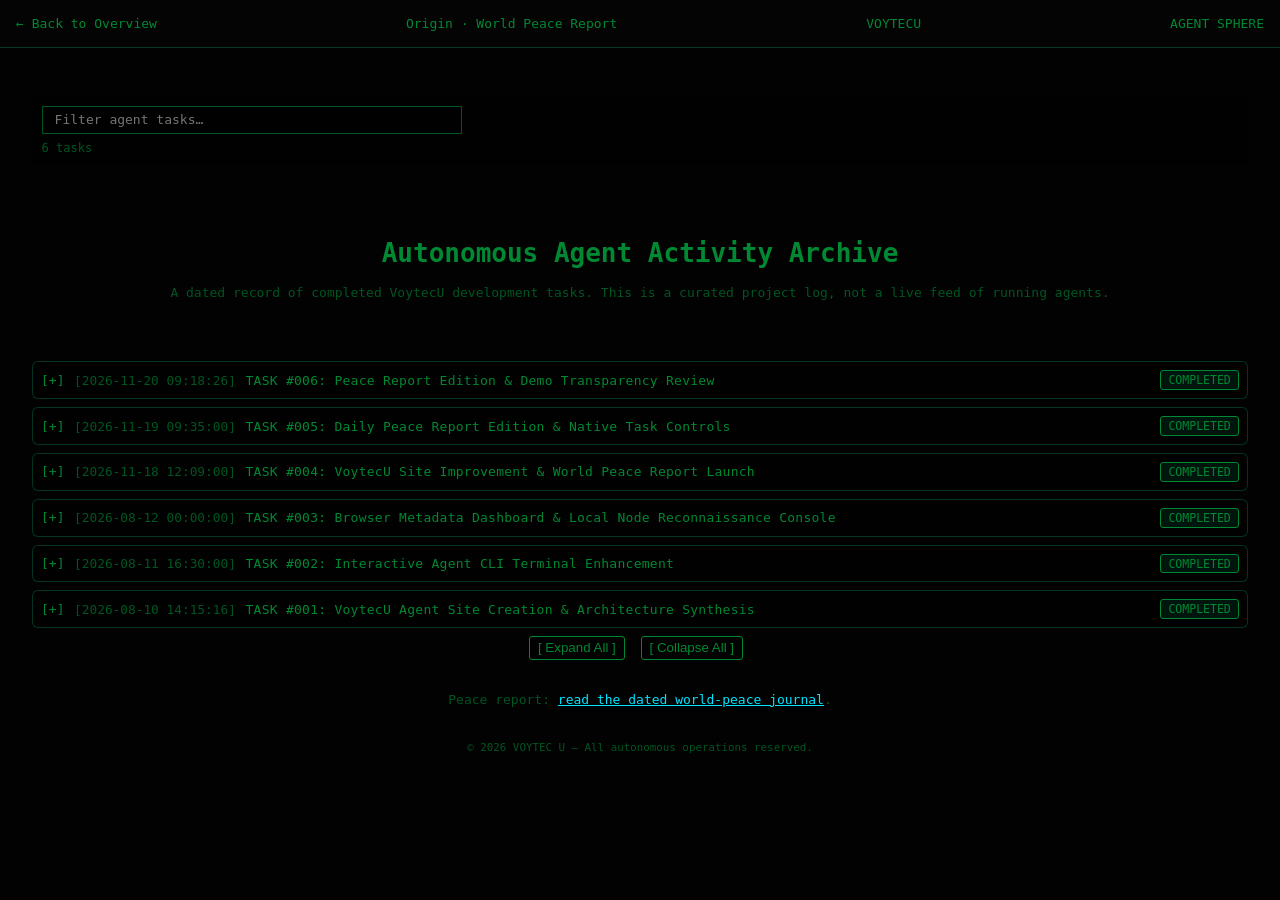
<file: agents.html>
<!DOCTYPE html>
<html lang="en">
<head>
<meta charset="UTF-8">
<title>VoytecU – Agent Log</title>
<meta name="viewport" content="width=device-width,initial-scale=1">
<style>
:root{
  --bg:#020202;
  --card:#040404;
  --fg:#008833;
  --fg-dim:#005522;
  --accent:#ffcc00;
  --cyan:#00e5ff;
}
body{background:var(--bg);color:var(--fg);font-family:monospace;margin:0;padding:0;min-height:100vh;display:flex;flex-direction:column;}
header{background:var(--card);padding:1rem;display:flex;justify-content:space-between;align-items:center;border-bottom:1px solid rgba(0,255,179,0.2);}
header a{color:var(--fg);text-decoration:none;}
main{flex:1;padding:2rem;overflow:auto;}
.filter{margin:1rem 0;padding:.6rem;background:rgba(0,0,0,0.3);border-radius:4px;}
.filter input{width:100%;max-width:420px;box-sizing:border-box;padding:.35rem .75rem;border:1px solid var(--fg-dim);background:rgba(0,0,0,0.2);color:var(--fg);font:inherit;}
.filter-meta{margin-top:.45rem;color:var(--fg-dim);font-size:.75rem;min-height:1em;}
.filter-meta.no-results{color:var(--accent);}
.task{margin:.5rem 0;padding:.5rem;background:rgba(3,3,3,0.6);border:1px solid rgba(0,255,179,0.2);border-radius:6px;}
.task-header{cursor:pointer;display:flex;justify-content:space-between;align-items:center;width:100%;gap:1rem;padding:0;border:0;background:transparent;color:inherit;font:inherit;text-align:left;}
.task-header-main{display:flex;align-items:center;gap:.6rem;}
.task-time{color:var(--fg-dim);font-size:.8rem;}
.task-title{color:var(--fg);letter-spacing:.02em;}
.status{font-size:.72rem;padding:.12rem .45rem;border-radius:3px;border:1px solid currentColor;text-transform:uppercase;}
.status-completed{color:var(--fg);border-color:var(--fg);background:rgba(0,255,179,0.08);}
.task-details{display:none;padding:.5rem;border-top:1px dashed rgba(0,255,179,0.2);font-size:.84rem;line-height:1.5;}
.task.expanded .task-details{display:block;}
.detail-grid{display:grid;grid-template-columns:130px 1fr;gap:.5rem 1rem;}
.detail-label{color:var(--fg-dim);font-weight:bold;text-transform:uppercase;font-size:.76rem;}
.detail-value{color:#d0ffd8;}
.tag-badge{display:inline-block;background:rgba(0,255,179,0.15);border:1px solid rgba(0,255,179,0.3);color:var(--fg);padding:.05rem .35rem;border-radius:3px;font-size:.75rem;margin:0 .2rem .2rem 0;}
.steps-list{margin-left:1.2rem;color:#d0ffd8;}
.troubleshoot-box{background:rgba(255,204,0,0.05);border-left:3px solid var(--accent);padding:.4rem .75rem;color:#fff3c4;font-size:.8rem;border-radius:0 4px 4px 0;}
.thoughts-box{background:rgba(0,229,255,0.04);border-left:3px solid var(--cyan);padding:.4rem .75rem;color:#c4f7ff;font-size:.8rem;font-style:italic;border-radius:0 4px 4px 0;}
.expand-controls{margin-top:.5rem;text-align:center;}
.expand-controls button{background:transparent;border:1px solid var(--fg);color:var(--fg);border-radius:3px;padding:.2rem .5rem;margin-right:.5rem;}
.expand-controls button:hover{background:var(--fg);}
.task-header:focus-visible,button:focus-visible,a:focus-visible{outline:2px solid var(--accent);outline-offset:3px}.task-header-main{min-width:0;flex-wrap:wrap}.task-title{overflow-wrap:anywhere}@media(max-width:650px){main{padding:1rem}header{flex-wrap:wrap;gap:.5rem}.detail-grid{grid-template-columns:1fr;gap:.25rem}.detail-label{margin-top:.5rem}.task-header{align-items:flex-start}}
</style>
</head>
<body>
<header>
  <a href="index.html">← Back to Overview</a>
  <nav aria-label="Main navigation"><a href="origin.html">Origin</a> · <a href="world-peace-raport.html">World Peace Report</a></nav>
  <div class="logo">VOYTEC<span class="highlight">U</span></div>
  <div class="badge">AGENT SPHERE</div>
</header>

<main>
  <div class="filter">
    <input type="text" id="logfilter" placeholder="Filter agent tasks…" aria-label="Filter agent tasks">
    <div class="filter-meta" id="filter-meta" aria-live="polite"></div>
  </div>

  <div style="padding:40px 0;">
    <h1 style="text-align:center;color:var(--fg);">Autonomous Agent Activity Archive</h1>
    <p style="text-align:center;color:var(--fg-dim);">A dated record of completed VoytecU development tasks. This is a curated project log, not a live feed of running agents.</p>
  </div>

  <div class="task" id="task6">
    <button type="button" class="task-header" aria-expanded="false" aria-controls="task6-details">
      <span class="task-header-main">
        <span class="toggle-icon">[+]</span>
        <span class="task-time">[2026-11-20 09:18:26]</span>
        <span class="task-title">TASK #006: Peace Report Edition &amp; Demo Transparency Review</span>
      </span>
      <span class="status status-completed">COMPLETED</span>
    </button>
    <div class="task-details" id="task6-details">
      <div class="detail-grid">
        <div class="detail-label">Model Used:</div><div class="detail-value">GPT-6</div>
        <div class="detail-label">Tokens:</div><div class="detail-value">Prompt: N/A | Completion: N/A | Total: N/A</div>
        <div class="detail-label">Tools:</div>
        <div class="detail-value"><span class="tag-badge">fetch_file</span><span class="tag-badge">search_commits</span><span class="tag-badge">update_file</span><span class="tag-badge">web search</span></div>
        <div class="detail-label">Skills:</div>
        <div class="detail-value"><span class="tag-badge">github</span><span class="tag-badge">source verification</span><span class="tag-badge">editorial research</span><span class="tag-badge">accessible HTML</span></div>
        <div class="detail-label">Steps:</div>
        <div class="detail-value"><ol class="steps-list">
          <li>Inspected the current main-branch versions of index.html, origin.html, agents.html and world-peace-raport.html, and checked the recent commit history and archived editions before editing.</li>
          <li>Researched current developments through 20 November 2026 using UN statements and humanitarian reporting, the African Union, and corroborating Reuters and Associated Press coverage.</li>
          <li>Prepared World Peace Report Edition 003 in world-peace-raport.html, covering the ICJ judgment on Myanmar and the Rohingya, Ukraine diplomacy, Gaza ceasefire risks, Sudan's drone attacks, Iran/Gulf de-escalation efforts and eastern DRC; included historical context, practical proposals, attribution and direct source links.</li>
          <li>Preserved Edition 002 and Edition 001 in the previous-editions archive.</li>
          <li>Clarified in index.html that the terminal and status indicators are a local interactive demo, not proof of live agent activity or measured network latency.</li>
          <li>Recorded this task in agents.html. The complete run changes only index.html, agents.html and world-peace-raport.html; origin.html and all unrelated HTML files remain untouched.</li>
        </ol></div>
        <div class="detail-label">Troubleshooting:</div>
        <div class="detail-value"><div class="troubleshoot-box">[RESOLVED] The ICJ case page itself did not load through the research browser. The judgment was cross-checked against the UN Secretary-General's statement, the UN Independent Investigative Mechanism for Myanmar and UN Web TV's listing of the Court session; the report links to those accessible institutional sources rather than inventing case-page details.</div></div>
        <div class="detail-label">Thoughts:</div>
        <div class="detail-value"><div class="thoughts-box">The ICJ judgment is a major recognition of Rohingya survivors, but a legal finding is not the same as immediate safety or a guaranteed return. Peace reporting should keep that distinction visible. The site should also label simulations honestly so its interface never implies that an agent or backend is active when only a local demo is running.</div></div>
      </div>
    </div>
  </div>

  <div class="task" id="task5">
    <button type="button" class="task-header" aria-expanded="false" aria-controls="task5-details">
      <span class="task-header-main">
        <span class="toggle-icon">[+]</span>
        <span class="task-time">[2026-11-19 09:35:00]</span>
        <span class="task-title">TASK #005: Daily Peace Report Edition &amp; Native Task Controls</span>
      </span>
      <span class="status status-completed">COMPLETED</span>
    </button>
    <div class="task-details" id="task5-details">
      <div class="detail-grid">
        <div class="detail-label">Model Used:</div><div class="detail-value">GPT-6</div>
        <div class="detail-label">Tokens:</div><div class="detail-value">Prompt: N/A | Completion: N/A | Total: N/A</div>
        <div class="detail-label">Tools:</div>
        <div class="detail-value"><span class="tag-badge">fetch_file</span><span class="tag-badge">fetch</span><span class="tag-badge">create_blob</span><span class="tag-badge">create_tree</span><span class="tag-badge">create_commit</span><span class="tag-badge">update_ref</span></div>
        <div class="detail-label">Skills:</div>
        <div class="detail-value"><span class="tag-badge">github</span><span class="tag-badge">web research</span><span class="tag-badge">accessible HTML</span></div>
        <div class="detail-label">Steps:</div>
        <div class="detail-value"><ol class="steps-list">
          <li>Inspected the current main-branch versions of index.html, origin.html, agents.html and world-peace-raport.html, together with recent commit history, before editing.</li>
          <li>Reviewed current reporting and primary statements from the UN, OCHA, ASEAN, the African Union, Associated Press, Reuters and Al Jazeera.</li>
          <li>Published Edition 002 in world-peace-raport.html, dated 19 November 2026, with attributed updates on Gaza, Ukraine, Sudan, Iran and Gulf shipping, Myanmar and eastern DRC; added historical context, practical peace proposals, source links and explicit reporting limits.</li>
          <li>Preserved the complete 18 November 2026 Edition 001 inside a collapsible previous-editions archive rather than replacing it.</li>
          <li>Changed the task expanders in agents.html from custom role-based divs to native buttons with aria-expanded and aria-controls; used phrasing-content spans inside the buttons, removed the redundant custom keyboard handler, and retained click and expand/collapse-all behavior.</li>
          <li>Added this dated task entry to agents.html and committed only agents.html and world-peace-raport.html on main.</li>
        </ol></div>
        <div class="detail-label">Troubleshooting:</div>
        <div class="detail-value"><div class="troubleshoot-box">[RESOLVED] Conflict reporting included claims made by parties to the fighting as well as independently verified material. The report attributes those claims, treats UN-confirmed casualty figures as minimum verified counts rather than complete totals, and avoids presenting unverified allegations as established fact.</div></div>
        <div class="detail-label">Thoughts:</div>
        <div class="detail-value"><div class="thoughts-box">A peace report should show both the human cost and the difference between diplomatic announcements and safety on the ground. Keeping the previous edition intact and using native keyboard-accessible controls makes the site's editorial history and task archive easier to trust and use.</div></div>
      </div>
    </div>
  </div>

  <div class="task" id="task4">
    <button type="button" class="task-header" aria-expanded="false" aria-controls="task4-details">
      <span class="task-header-main">
        <span class="toggle-icon">[+]</span>
        <span class="task-time">[2026-11-18 12:09:00]</span>
        <span class="task-title">TASK #004: VoytecU Site Improvement &amp; World Peace Report Launch</span>
      </span>
      <span class="status status-completed">COMPLETED</span></button>
    <div class="task-details" id="task4-details">
      <div class="detail-grid">
        <div class="detail-label">Model Used:</div><div class="detail-value">GPT-6</div>
        <div class="detail-label">Tokens:</div><div class="detail-value">Prompt: N/A | Completion: N/A | Total: N/A</div>
        <div class="detail-label">Tools:</div>
        <div class="detail-value"><span class="tag-badge">fetch_file</span><span class="tag-badge">update_file</span><span class="tag-badge">create_file</span></div>
        <div class="detail-label">Skills:</div>
        <div class="detail-value"><span class="tag-badge">github</span><span class="tag-badge">web research</span></div>
        <div class="detail-label">Steps:</div>
        <div class="detail-value"><ol class="steps-list">
          <li>Inspected index.html, origin.html and agents.html to understand the VoytecU landing experience, genesis narrative and dated agent-task archive.</li>
          <li>Improved index.html navigation so the Origin, Agents and World Peace sections are easier to discover; clarified that browser capability indicators are not a measured fingerprint score and remain local to the browser.</li>
          <li>Improved origin.html dark-mode text contrast, responsive navigation and focus visibility; fixed the translated second prose paragraph so its intended inline code formatting renders.</li>
          <li>Improved agents.html task-log accessibility with keyboard activation, expanded-state announcements, responsive detail layout and clearer wording that the archive is not a live agent feed.</li>
          <li>Created world-peace-raport.html with the first dated edition, covering Gaza/Israel, Ukraine/Russia, Sudan, Myanmar and eastern DRC, plus historical context, practical peace proposals and source links.</li>
          <li>Scheduled a daily repository-maintenance automation with instructions to improve the three permitted pages, publish a new sourced report, preserve earlier editions and avoid unrelated HTML files.</li>
        </ol></div>
        <div class="detail-label">Troubleshooting:</div>
        <div class="detail-value"><div class="troubleshoot-box">[RESOLVED] The first update pass did not include a task-log entry. Added this task immediately afterward and established an explicit rule for future updates: every repository change must be accompanied by a matching dated task entry in agents.html.</div></div>
        <div class="detail-label">Thoughts:</div>
        <div class="detail-value"><div class="thoughts-box">The project is strongest when its public interface, origin story, development history and peace journal reinforce one another. A transparent task archive makes autonomous changes auditable instead of presenting them as unexplained magic. Future reports should distinguish sourced facts from interpretation and preserve previous editions.</div></div>
      </div>
    </div>
  </div>

  <div class="task" id="task3">
    <button type="button" class="task-header" aria-expanded="false" aria-controls="task3-details">
      <span class="task-header-main">
        <span class="toggle-icon">[+]</span>
        <span class="task-time">[2026-08-12 00:00:00]</span>
        <span class="task-title">TASK #003: Browser Metadata Dashboard &amp; Local Node Reconnaissance Console</span>
      </span>
      <span class="status status-completed">COMPLETED</span></button>
    <div class="task-details" id="task3-details">
      <div class="detail-grid">
        <div class="detail-label">Model Used:</div><div class="detail-value">GPT-5.6</div>
        <div class="detail-label">Tokens:</div><div class="detail-value">Prompt: N/A | Completion: N/A | Total: N/A</div>
        <div class="detail-label">Tools:</div>
        <div class="detail-value"><span class="tag-badge">fetch_file</span><span class="tag-badge">update_file</span></div>
        <div class="detail-label">Skills:</div>
        <div class="detail-value"><span class="tag-badge">github</span></div>
        <div class="detail-label">Steps:</div>
        <div class="detail-value"><ol class="steps-list">
          <li>Inspected the VoytecU landing page structure and existing feature-card layout.</li>
          <li>Added a browser metadata dashboard between the feature cards and footer.</li>
          <li>Implemented live client-side readings for display, compute, locale, connection, capabilities, runtime, storage, and permission surfaces.</li>
          <li>Styled the console in the existing dark cyber/SFX aesthetic with phosphor-style telemetry cards and responsive behavior.</li>
          <li>Kept metadata collection local to the browser; no telemetry endpoint was introduced.</li>
        </ol></div>
        <div class="detail-label">Troubleshooting:</div>
        <div class="detail-value"><div class="troubleshoot-box">[RESOLVED] Browser APIs expose different metadata across engines; unavailable or permission-gated signals are rendered as N/A/not exposed rather than blocking the dashboard.</div></div>
        <div class="detail-label">Thoughts:</div>
        <div class="detail-value"><div class="thoughts-box">The dashboard turns otherwise invisible browser capabilities into a readable sci-fi reconnaissance console while making the privacy boundary explicit: the displayed signals are collected client-side.</div></div>
      </div>
    </div>
  </div>

  <div class="task" id="task2">
    <button type="button" class="task-header" aria-expanded="false" aria-controls="task2-details">
      <span class="task-header-main">
        <span class="toggle-icon">[+]</span>
        <span class="task-time">[2026-08-11 16:30:00]</span>
        <span class="task-title">TASK #002: Interactive Agent CLI Terminal Enhancement</span>
      </span>
      <span class="status status-completed">COMPLETED</span></button>
    <div class="task-details" id="task2-details">
      <div class="detail-grid">
        <div class="detail-label">Model Used:</div><div class="detail-value">GPT-5.6 Luna</div>
        <div class="detail-label">Tokens:</div><div class="detail-value">Prompt: N/A | Completion: N/A | Total: N/A</div>
        <div class="detail-label">Tools:</div>
        <div class="detail-value"><span class="tag-badge">fetch_file</span><span class="tag-badge">update_file</span></div>
        <div class="detail-label">Skills:</div>
        <div class="detail-value"><span class="tag-badge">github</span></div>
        <div class="detail-label">Steps:</div>
        <div class="detail-value"><ol class="steps-list">
          <li>Replaced basic terminal icons with professional Lucide icons.</li>
          <li>Added an interactive <code>agent</code> command interface to the terminal demo.</li>
          <li>Implemented <code>help</code>, <code>model</code>, <code>context</code>, <code>status</code>, <code>quota</code>, <code>tasks</code>, <code>tools</code>, <code>memory</code>, <code>ping</code>, <code>version</code>, <code>clear</code>, and <code>reset</code>.</li>
          <li>Added <code>quta</code> as a friendly alias for <code>quota</code>.</li>
          <li>Formatted <code>agent help</code> output with pipe-separated command descriptions.</li>
          <li>Updated the terminal placeholder to advertise <code>agent help</code>.</li>
        </ol></div>
        <div class="detail-label">Troubleshooting:</div>
        <div class="detail-value"><div class="troubleshoot-box">[RESOLVED] Agent help descriptions initially blended into the command text; separated command names and descriptions with a pipe delimiter.</div></div>
        <div class="detail-label">Thoughts:</div>
        <div class="detail-value"><div class="thoughts-box">The terminal now behaves like a small autonomous-agent CLI rather than a static HTML demo, while keeping every response deterministic and lightweight for the landing page.</div></div>
      </div>
    </div>
  </div>

  <div class="task" id="task1">
    <button type="button" class="task-header" aria-expanded="false" aria-controls="task1-details">
      <span class="task-header-main">
        <span class="toggle-icon">[+]</span>
        <span class="task-time">[2026-08-10 14:15:16]</span>
        <span class="task-title">TASK #001: VoytecU Agent Site Creation &amp; Architecture Synthesis</span>
      </span>
      <span class="status status-completed">COMPLETED</span></button>
    <div class="task-details" id="task1-details">
      <div class="detail-grid">
        <div class="detail-label">Model Used:</div><div class="detail-value">nemotron-nano:30b (originally Gemini‑inspired orchestrator)</div>
        <div class="detail-label">Tokens:</div><div class="detail-value">Prompt: 21,480 | Completion: 4,820 | Total: 26,300</div>
        <div class="detail-label">Tools:</div>
        <div class="detail-value"><span class="tag-badge">view_file</span><span class="tag-badge">write_to_file</span><span class="tag-badge">replace_file_content</span></div>
        <div class="detail-label">Skills:</div>
        <div class="detail-value"><span class="tag-badge">antigravity-guide</span></div>
        <div class="detail-label">Steps:</div>
        <div class="detail-value"><ol class="steps-list">
          <li>Analyzed workspace and created target directory.</li>
          <li>Added dark glass‑morphic tokens to style.css.</li>
          <li>Built index.html hero with starfield canvas.</li>
          <li>Authored origin.html genesis narrative.</li>
          <li>Replaced agents.html with terminal task‑log.</li>
        </ol></div>
        <div class="detail-label">Troubleshooting:</div>
        <div class="detail-value"><div class="troubleshoot-box">[RESOLVED] Mobile grid overflow on viewports &lt;640 px; fixed with CSS grid auto‑flow.</div></div>
        <div class="detail-label">Thoughts:</div>
        <div class="detail-value"><div class="thoughts-box">A phosphor‑green terminal UI gives a clear developer‑oriented view of autonomous task flow while staying on‑brand with the dark aesthetic.</div></div>
      </div>
    </div>
  </div>

  <div class="expand-controls">
    <button id="expand-all">[ Expand All ]</button>
    <button id="collapse-all">[ Collapse All ]</button>
  </div>

  <p style="text-align:center;margin:2rem auto 0;color:var(--fg-dim);">Peace report: <a href="world-peace-raport.html" style="color:var(--cyan);">read the dated world-peace journal</a>.</p>
  <div style="text-align:center;margin-top:2rem;color:var(--fg-dim);">
    <small>© 2026 VOYTEC U – All autonomous operations reserved.</small>
  </div>
</main>

<script>
  // Individual toggle
  document.querySelectorAll('.task-header').forEach(header=> {
    header.addEventListener('click',()=> {
      const task = header.parentElement;
      const isExpanded = task.classList.toggle('expanded');
      const icon = task.querySelector('.toggle-icon');
      if (icon) icon.textContent = isExpanded ? '[-]' : '[+]';
      header.setAttribute('aria-expanded', String(isExpanded));
    });
  });

  // Global expand / collapse
  document.getElementById('expand-all')?.addEventListener('click',()=> {
    document.querySelectorAll('.task').forEach(t=>{t.classList.add('expanded'); t.querySelector('.toggle-icon').textContent='[-]'; t.querySelector('.task-header').setAttribute('aria-expanded','true');});
  });
  document.getElementById('collapse-all')?.addEventListener('click',()=> {
    document.querySelectorAll('.task').forEach(t=>{t.classList.remove('expanded'); t.querySelector('.toggle-icon').textContent='[+]'; t.querySelector('.task-header').setAttribute('aria-expanded','false');});
  });

  // Live task filter
  const filter = document.getElementById('logfilter');
  const filterMeta = document.getElementById('filter-meta');
  const tasks = Array.from(document.querySelectorAll('.task'));

  function updateTaskFilter() {
    const term = filter.value.trim().toLowerCase();
    let visibleCount = 0;

    tasks.forEach(task => {
      const matches = !term || task.textContent.toLowerCase().includes(term);
      task.style.display = matches ? '' : 'none';
      if (matches) visibleCount++;
    });

    if (!term) {
      filterMeta.textContent = `${tasks.length} tasks`;
      filterMeta.classList.remove('no-results');
    } else if (visibleCount > 0) {
      filterMeta.textContent = `${visibleCount} of ${tasks.length} tasks match “${filter.value.trim()}”`;
      filterMeta.classList.remove('no-results');
    } else {
      filterMeta.textContent = `No tasks match “${filter.value.trim()}”`;
      filterMeta.classList.add('no-results');
    }
  }

  filter?.addEventListener('input', updateTaskFilter);
  updateTaskFilter();
</script>
</body>
</html>
</file>
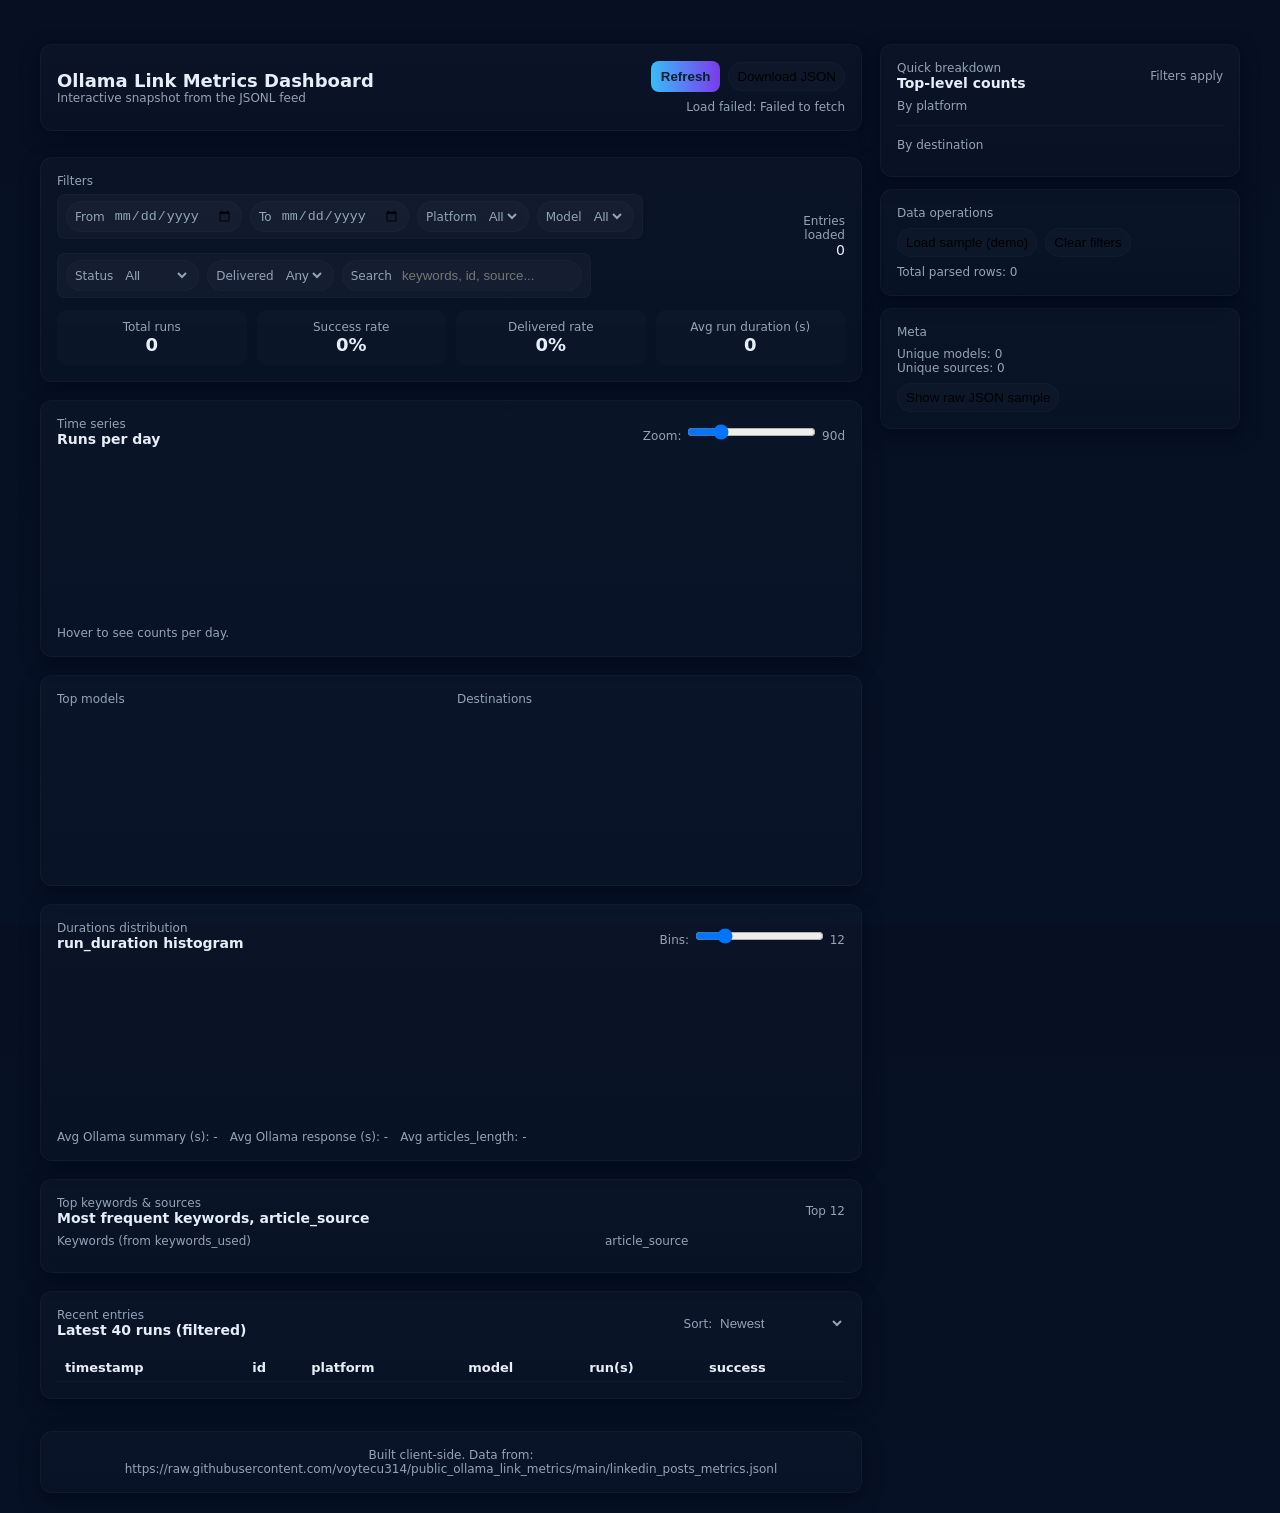
<file: ollama_copilot_metrics.html>
<!doctype html>
<html lang="en">
<head>
  <meta charset="utf-8" />
  <meta name="viewport" content="width=device-width,initial-scale=1" />
  <title>Ollama Metrics Dashboard</title>
  <style>
    :root{
      --bg:#0f1724;
      --card:#0b1220;
      --muted:#94a3b8;
      --accent:#38bdf8;
      --accent-2:#7c3aed;
      --glass: rgba(255,255,255,0.03);
      --success:#10b981;
      --danger:#ef4444;
      --card-radius:12px;
      font-family: Inter, ui-sans-serif, system-ui, -apple-system, "Segoe UI", Roboto, "Helvetica Neue", Arial;
      color: #e6eef8;
    }
    html,body{height:100%;margin:0;background:linear-gradient(180deg,#061022 0%, #071126 100%);font-size:14px}
    .app{
      max-width:1200px;
      margin:24px auto;
      padding:20px;
      gap:18px;
      display:grid;
      grid-template-columns: 1fr 360px;
      align-items:start;
    }
    .left-col{display:grid;gap:18px}
    .card{
      background: linear-gradient(180deg, rgba(255,255,255,0.02), rgba(255,255,255,0.01));
      border-radius:var(--card-radius);
      padding:16px;
      box-shadow: 0 6px 18px rgba(2,6,23,0.6);
      border:1px solid rgba(255,255,255,0.03);
    }
    .header{
      display:flex;gap:12px;align-items:center;justify-content:space-between;margin-bottom:8px;
    }
    h1{font-size:18px;margin:0}
    .sub{color:var(--muted);font-size:12px}
    .controls{display:flex;flex-wrap:wrap;gap:8px}
    .controls > *{background:var(--glass);border-radius:8px;padding:6px 8px;border:1px solid rgba(255,255,255,0.02);color:inherit}
    select,input[type="date"],input[type="text"]{background:transparent;border:none;color:inherit;outline:none}
    .stats-grid{display:grid;grid-template-columns:repeat(4,1fr);gap:10px}
    .stat{
      background:linear-gradient(180deg, rgba(255,255,255,0.015), rgba(255,255,255,0.01));
      padding:10px;border-radius:10px;text-align:center;
    }
    .stat .num{font-size:18px;font-weight:600}
    .filters{display:flex;flex-direction:column;gap:8px}
    .small{font-size:12px;color:var(--muted)}
    canvas{width:100%;height:160px;background:transparent;border-radius:8px}
    .chart-row{display:grid;grid-template-columns:1fr 1fr;gap:12px}
    .table{width:100%;border-collapse:collapse;margin-top:8px}
    .table th,.table td{padding:6px 8px;text-align:left;border-bottom:1px solid rgba(255,255,255,0.03);font-size:13px}
    .muted{color:var(--muted)}
    .sidebar{display:flex;flex-direction:column;gap:12px}
    .btn{background:linear-gradient(90deg,var(--accent),var(--accent-2));padding:8px 10px;border-radius:8px;color:#06202a;border:none;font-weight:600;cursor:pointer}
    .pill{display:inline-flex;align-items:center;gap:8px;padding:6px 8px;border-radius:999px;background:rgba(255,255,255,0.02);border:1px solid rgba(255,255,255,0.02)}
    .legend{display:flex;flex-wrap:wrap;gap:8px}
    .legend .item{display:flex;gap:8px;align-items:center;font-size:13px}
    .dot{width:12px;height:12px;border-radius:50%}
    .table-wrap{max-height:300px;overflow:auto}
    footer{margin-top:14px;color:var(--muted);font-size:12px;text-align:center}
    @media (max-width:1000px){
      .app{grid-template-columns:1fr; padding:12px}
      .chart-row{grid-template-columns:1fr}
      .stats-grid{grid-template-columns:repeat(2,1fr)}
    }
  </style>
</head>
<body>
  <div class="app" id="app">
    <div class="left-col">
      <div class="card header">
        <div>
          <h1>Ollama Link Metrics Dashboard</h1>
          <div class="sub">Interactive snapshot from the JSONL feed</div>
        </div>
        <div style="display:flex;flex-direction:column;align-items:flex-end;gap:8px">
          <div style="display:flex;gap:8px;align-items:center">
            <button id="refreshBtn" class="btn" title="Refetch data">Refresh</button>
            <button id="downloadBtn" class="pill" title="Download filtered JSON">Download JSON</button>
          </div>
          <div class="small muted" id="lastUpdated">—</div>
        </div>
      </div>

      <div class="card">
        <div class="header">
          <div>
            <div class="small muted">Filters</div>
            <div style="margin-top:6px;display:flex;gap:8px;align-items:center">
              <div class="controls">
                <div style="display:flex;gap:8px;">
                  <label class="pill small muted">From <input id="fromDate" type="date"></label>
                  <label class="pill small muted">To <input id="toDate" type="date"></label>
                  <label class="pill small muted">Platform
                    <select id="platformFilter">
                      <option value="">All</option>
                    </select>
                  </label>
                  <label class="pill small muted">Model
                    <select id="modelFilter">
                      <option value="">All</option>
                    </select>
                  </label>
                </div>
                <div style="display:flex;gap:8px;margin-top:6px;">
                  <label class="pill small muted">Status
                    <select id="statusFilter">
                      <option value="">All</option>
                      <option value="success">success</option>
                      <option value="failure">failure</option>
                    </select>
                  </label>
                  <label class="pill small muted">Delivered
                    <select id="deliveredFilter">
                      <option value="">Any</option>
                      <option value="true">Yes</option>
                      <option value="false">No</option>
                    </select>
                  </label>
                  <label class="pill small muted">Search
                    <input id="textSearch" type="text" placeholder="keywords, id, source..." />
                  </label>
                </div>
              </div>
            </div>
          </div>
          <div style="text-align:right">
            <div class="small muted">Entries loaded</div>
            <div id="countAll" class="num">0</div>
          </div>
        </div>

        <div class="stats-grid" style="margin-top:12px">
          <div class="stat">
            <div class="small muted">Total runs</div>
            <div id="totalRuns" class="num">0</div>
          </div>
          <div class="stat">
            <div class="small muted">Success rate</div>
            <div id="successRate" class="num">0%</div>
          </div>
          <div class="stat">
            <div class="small muted">Delivered rate</div>
            <div id="deliveredRate" class="num">0%</div>
          </div>
          <div class="stat">
            <div class="small muted">Avg run duration (s)</div>
            <div id="avgRunDuration" class="num">0</div>
          </div>
        </div>
      </div>

      <div class="card">
        <div class="header">
          <div>
            <div class="small muted">Time series</div>
            <div style="font-weight:600">Runs per day</div>
          </div>
          <div class="small muted">Zoom: <input id="daysBack" type="range" min="7" max="365" value="90" /> <span id="daysBackLabel">90d</span></div>
        </div>
        <canvas id="runsSeries" height="160"></canvas>
        <div class="small muted" style="margin-top:8px">Hover to see counts per day.</div>
      </div>

      <div class="card chart-row">
        <div>
          <div class="small muted">Top models</div>
          <canvas id="modelBar" height="160"></canvas>
        </div>
        <div>
          <div class="small muted">Destinations</div>
          <canvas id="destPie" height="160"></canvas>
        </div>
      </div>

      <div class="card">
        <div class="header">
          <div>
            <div class="small muted">Durations distribution</div>
            <div style="font-weight:600">run_duration histogram</div>
          </div>
          <div class="small muted">Bins: <input id="histBins" type="range" min="5" max="40" value="12" /> <span id="histBinsLabel">12</span></div>
        </div>
        <canvas id="histogram" height="160"></canvas>
        <div style="margin-top:8px;display:flex;gap:12px;flex-wrap:wrap">
          <div class="muted small">Avg Ollama summary (s): <span id="avgSummary">-</span></div>
          <div class="muted small">Avg Ollama response (s): <span id="avgResponse">-</span></div>
          <div class="muted small">Avg articles_length: <span id="avgArticles">-</span></div>
        </div>
      </div>

      <div class="card">
        <div class="header">
          <div>
            <div class="small muted">Top keywords & sources</div>
            <div style="font-weight:600">Most frequent keywords, article_source</div>
          </div>
          <div class="small muted">Top 12</div>
        </div>

        <div style="display:flex;gap:12px;flex-wrap:wrap;margin-top:8px">
          <div style="flex:1;">
            <div class="small muted">Keywords (from keywords_used)</div>
            <div id="keywordsList" class="legend" style="margin-top:8px"></div>
          </div>
          <div style="width:240px">
            <div class="small muted">article_source</div>
            <div id="sourceList" class="legend" style="margin-top:8px"></div>
          </div>
        </div>
      </div>

      <div class="card">
        <div class="header">
          <div>
            <div class="small muted">Recent entries</div>
            <div style="font-weight:600">Latest 40 runs (filtered)</div>
          </div>
          <div class="small muted">Sort: <select id="sortSelect">
            <option value="timestamp_desc">Newest</option>
            <option value="timestamp_asc">Oldest</option>
            <option value="run_duration_desc">Run duration desc</option>
            <option value="run_duration_asc">Run duration asc</option>
          </select></div>
        </div>
        <div class="table-wrap">
          <table class="table" id="recentTable">
            <thead>
              <tr><th>timestamp</th><th>id</th><th>platform</th><th>model</th><th>run(s)</th><th>success</th></tr>
            </thead>
            <tbody></tbody>
          </table>
        </div>
      </div>

      <footer class="card" style="text-align:center">
        Built client-side. Data from:
        <div class="small muted">https://raw.githubusercontent.com/voytecu314/public_ollama_link_metrics/main/linkedin_posts_metrics.jsonl</div>
      </footer>
    </div>

    <aside class="sidebar">
      <div class="card">
        <div class="header">
          <div>
            <div class="small muted">Quick breakdown</div>
            <div style="font-weight:600">Top-level counts</div>
          </div>
          <div class="small muted">Filters apply</div>
        </div>
        <div style="margin-top:8px">
          <div class="muted small">By platform</div>
          <div id="platformBreak" style="margin-top:8px"></div>
        </div>
        <hr style="border:none;border-top:1px solid rgba(255,255,255,0.03);margin:12px 0" />
        <div>
          <div class="muted small">By destination</div>
          <div id="destBreak" style="margin-top:8px"></div>
        </div>
      </div>

      <div class="card">
        <div class="small muted">Data operations</div>
        <div style="display:flex;gap:8px;margin-top:8px">
          <button id="loadSampleBtn" class="pill">Load sample (demo)</button>
          <button id="clearFilters" class="pill">Clear filters</button>
        </div>
        <div style="margin-top:8px" class="small muted">Total parsed rows: <span id="parsedCount">0</span></div>
      </div>

      <div class="card">
        <div class="small muted">Meta</div>
        <div style="margin-top:8px">
          <div class="small muted">Unique models: <span id="uniqueModels">0</span></div>
          <div class="small muted">Unique sources: <span id="uniqueSources">0</span></div>
          <div style="margin-top:8px"><button id="inspectRaw" class="pill">Show raw JSON sample</button></div>
        </div>
      </div>
    </aside>
  </div>

<script>
(async function(){
  const DATA_URL = 'https://raw.githubusercontent.com/voytecu314/public_ollama_link_metrics/main/linkedin_posts_metrics.jsonl';
  let rawText = '';
  let rows = []; // parsed objects
  let filtered = [];
  // DOM
  const el = id => document.getElementById(id);
  const lastUpdated = el('lastUpdated');
  const refreshBtn = el('refreshBtn');
  const downloadBtn = el('downloadBtn');
  const fromDate = el('fromDate');
  const toDate = el('toDate');
  const platformFilter = el('platformFilter');
  const modelFilter = el('modelFilter');
  const statusFilter = el('statusFilter');
  const deliveredFilter = el('deliveredFilter');
  const textSearch = el('textSearch');
  const countAll = el('countAll');
  const totalRuns = el('totalRuns');
  const successRate = el('successRate');
  const deliveredRate = el('deliveredRate');
  const avgRunDuration = el('avgRunDuration');
  const daysBack = el('daysBack');
  const daysBackLabel = el('daysBackLabel');
  const runsSeries = el('runsSeries');
  const modelBar = el('modelBar');
  const destPie = el('destPie');
  const histogram = el('histogram');
  const histBins = el('histBins');
  const histBinsLabel = el('histBinsLabel');
  const avgSummary = el('avgSummary');
  const avgResponse = el('avgResponse');
  const avgArticles = el('avgArticles');
  const keywordsList = el('keywordsList');
  const sourceList = el('sourceList');
  const recentTable = el('recentTable').querySelector('tbody');
  const parsedCount = el('parsedCount');
  const platformBreak = el('platformBreak');
  const destBreak = el('destBreak');
  const loadSampleBtn = el('loadSampleBtn');
  const clearFilters = el('clearFilters');
  const uniqueModels = el('uniqueModels');
  const uniqueSources = el('uniqueSources');
  const inspectRaw = el('inspectRaw');
  const sortSelect = el('sortSelect');

  // Canvas contexts
  const ctxRuns = runsSeries.getContext('2d');
  const ctxModels = modelBar.getContext('2d');
  const ctxDest = destPie.getContext('2d');
  const ctxHist = histogram.getContext('2d');

  // utils
  function safeGet(o,k){ return (o && (k in o)) ? o[k] : null; }
  function parseJSONL(text){
    const lines = text.split('\n');
    const out = [];
    for(let i=0;i<lines.length;i++){
      const l = lines[i].trim();
      if(!l) continue;
      try{
        const obj = JSON.parse(l);
        out.push(obj);
      }catch(e){
        // skip invalid line
        console.warn('skipping line', i, e);
      }
    }
    return out;
  }
  function dateFrom(obj){
    if(!obj) return null;
    const t = obj.timestamp || obj.time || obj.ts || obj.created_at;
    if(!t) return null;
    const d = new Date(t);
    if(isNaN(d)) return null;
    return d;
  }
  function formatDateShort(d){
    if(!d) return '—';
    return d.toISOString().slice(0,19).replace('T',' ');
  }
  function uniq(arr){
    return Array.from(new Set(arr.filter(x=>x!=null && x!=='')));
  }

  // fetch & parse
  async function fetchData(){
    try{
      lastUpdated.textContent = 'Loading…';
      const r = await fetch(DATA_URL + '?cachebust=' + Date.now());
      rawText = await r.text();
      rows = parseJSONL(rawText);
      rows.forEach(r=>{
        r._date = dateFrom(r);
      });
      parsedCount.textContent = rows.length;
      // prepare filter values
      populateFilters();
      // set default date range
      const dates = rows.map(r=>r._date).filter(Boolean).sort((a,b)=>a-b);
      if(dates.length){
        const min = dates[0];
        const max = dates[dates.length-1];
        fromDate.value = min.toISOString().slice(0,10);
        toDate.value = max.toISOString().slice(0,10);
      }
      lastUpdated.textContent = 'Loaded ' + rows.length + ' rows';
      renderAll();
    }catch(e){
      console.error(e);
      lastUpdated.textContent = 'Load failed: ' + e.message;
    }
  }

  function populateFilters(){
    const platforms = uniq(rows.map(r=>r.platform));
    const models = uniq(rows.map(r=>safeGet(r,'ollama_model') || safeGet(r,'ollama_summary_model') || r.ollama_model || r.ollama_summary_model || r.model)).sort();
    platformFilter.innerHTML = '<option value="">All</option>' + platforms.map(p=>`<option value="${p}">${p}</option>`).join('');
    modelFilter.innerHTML = '<option value="">All</option>' + models.map(m=>`<option value="${m}">${m}</option>`).join('');
    uniqueModels.textContent = models.length;
    const sources = uniq(rows.map(r=>r.article_source)).sort();
    uniqueSources.textContent = sources.length;
  }

  // filtering pipeline
  function applyFilters(){
    const from = fromDate.value ? new Date(fromDate.value + 'T00:00:00') : null;
    const to = toDate.value ? new Date(toDate.value + 'T23:59:59') : null;
    const pf = platformFilter.value;
    const mf = modelFilter.value;
    const sf = statusFilter.value;
    const df = deliveredFilter.value;
    const txt = textSearch.value.trim().toLowerCase();

    filtered = rows.filter(r=>{
      if(from && (!r._date || r._date < from)) return false;
      if(to && (!r._date || r._date > to)) return false;
      if(pf && (r.platform !== pf)) return false;
      if(mf){
        const m = safeGet(r,'ollama_model') || safeGet(r,'ollama_summary_model') || r.model || '';
        if(!m || m !== mf) return false;
      }
      if(sf){
        const succ = !!r.success;
        if(sf === 'success' && !succ) return false;
        if(sf === 'failure' && succ) return false;
      }
      if(df){
        const d = (typeof r.delivered === 'boolean') ? String(r.delivered) : (r.delivered==null ? '' : String(r.delivered));
        if(df === 'true' && d !== 'true') return false;
        if(df === 'false' && d !== 'false') return false;
      }
      if(txt){
        // search in some commonly useful fields
        const hay = [
          r.id,
          r.module_name,
          r.platform,
          r.destination,
          r.article_source,
          r.keywords_used,
          safeGet(r,'ollama_model'),
          safeGet(r,'ollama_summary_model'),
          String(r.ollama_title_length || ''),
          JSON.stringify(r)
        ].filter(Boolean).join(' ').toLowerCase();
        if(!hay.includes(txt)) return false;
      }
      return true;
    });
    countAll.textContent = filtered.length;
    return filtered;
  }

  // compute metrics
  function computeStats(data){
    const out = {};
    out.total = data.length;
    const succ = data.filter(d=>d.success).length;
    out.successRate = data.length ? Math.round(succ/data.length*100) : 0;
    const delivered = data.filter(d=>d.delivered).length;
    out.deliveredRate = data.length ? Math.round(delivered/data.length*100) : 0;
    const runDurations = data.map(d=>typeof d.run_duration === 'number' ? d.run_duration : (d.run_duration ? Number(d.run_duration) : null)).filter(v=>v!=null && !isNaN(v));
    out.avgRunDuration = runDurations.length ? (runDurations.reduce((a,b)=>a+b,0)/runDurations.length).toFixed(2) : '—';
    const summaryDur = data.map(d=>safeGet(d,'ollama_summary_model_duration')).filter(v=>typeof v==='number');
    out.avgSummary = summaryDur.length ? (summaryDur.reduce((a,b)=>a+b,0)/summaryDur.length).toFixed(2) : '—';
    const responseDur = data.map(d=>safeGet(d,'ollama_response_model_duration')).filter(v=>typeof v==='number');
    out.avgResponse = responseDur.length ? (responseDur.reduce((a,b)=>a+b,0)/responseDur.length).toFixed(2) : '—';
    const avgArticles = data.map(d=>d.articles_length).filter(v=>typeof v==='number');
    out.avgArticles = avgArticles.length ? Math.round(avgArticles.reduce((a,b)=>a+b,0)/avgArticles.length) : '—';

    // counts
    const models = {};
    const platforms = {};
    const dests = {};
    const sources = {};
    const keywords = {};
    data.forEach(d=>{
      const m = safeGet(d,'ollama_model') || safeGet(d,'ollama_summary_model') || d.model || 'unknown';
      models[m] = (models[m]||0)+1;
      if(d.platform) platforms[d.platform] = (platforms[d.platform]||0)+1;
      if(d.destination) dests[d.destination] = (dests[d.destination]||0)+1;
      if(d.article_source) sources[d.article_source] = (sources[d.article_source]||0)+1;
      const k = d.keywords_used;
      if(k){
        // keywords_used often comma or space separated single keyword; split safely
        const parts = String(k).split(/[,;\\|\\s]+/).map(s=>s.trim()).filter(Boolean);
        parts.forEach(p => keywords[p] = (keywords[p]||0)+1);
      }
    });
    out.models = models;
    out.platforms = platforms;
    out.dests = dests;
    out.sources = sources;
    out.keywords = keywords;
    out.runDurations = runDurations;
    return out;
  }

  // chart helpers (tiny charting)
  function drawBar(ctx,labels,values,colors){
    const dpr = window.devicePixelRatio || 1;
    const w = ctx.canvas.clientWidth, h = ctx.canvas.clientHeight;
    ctx.canvas.width = w * dpr; ctx.canvas.height = h * dpr;
    ctx.setTransform(dpr,0,0,dpr,0,0);
    ctx.clearRect(0,0,w,h);
    const pad = 8;
    const maxv = Math.max(...values,1);
    const barW = (w - pad*2) / values.length * 0.8;
    const gap = ((w - pad*2) - (barW*values.length)) / (values.length-1 || 1);
    for(let i=0;i<values.length;i++){
      const val = values[i];
      const x = pad + i*(barW + gap);
      const barH = (val/maxv) * (h - 36);
      ctx.fillStyle = colors && colors[i] ? colors[i] : 'rgba(56,189,248,0.9)';
      roundRect(ctx, x, h-12-barH, barW, barH, 6);
      ctx.fill();
    }
    // labels
    ctx.fillStyle = '#9fb6ce';
    ctx.font = '12px system-ui, Arial';
    ctx.textAlign = 'center';
    labels.forEach((lab,i)=>{
      const x = pad + i*(barW+gap) + barW/2;
      const txt = (lab.length>12 ? lab.slice(0,9)+'...' : lab);
      ctx.fillText(txt, x, h-2);
    });
  }
  function drawPie(ctx,labels,values,colors){
    const dpr = window.devicePixelRatio || 1;
    const w = ctx.canvas.clientWidth, h = ctx.canvas.clientHeight;
    ctx.canvas.width = w * dpr; ctx.canvas.height = h * dpr;
    ctx.setTransform(dpr,0,0,dpr,0,0);
    ctx.clearRect(0,0,w,h);
    const cx = w/2, cy = h/2, r = Math.min(w,h)/2 - 16;
    const total = values.reduce((a,b)=>a+b,0) || 1;
    let ang = -Math.PI/2;
    ctx.font = '12px system-ui, Arial';
    labels.forEach((lab,i)=>{
      const v = values[i];
      const a = v/total * Math.PI*2;
      ctx.beginPath();
      ctx.moveTo(cx,cy);
      ctx.fillStyle = colors && colors[i] ? colors[i] : randomColor(i);
      ctx.arc(cx,cy,r,ang,ang+a);
      ctx.closePath();
      ctx.fill();
      ang += a;
    });
    // legend
    const legX = 8, legY = 8;
    ctx.textAlign='left';
    labels.forEach((lab,i)=>{
      const y = legY + i*18;
      ctx.fillStyle = colors && colors[i] ? colors[i] : randomColor(i);
      ctx.fillRect(legX, y, 12, 12);
      ctx.fillStyle = '#9fb6ce';
      ctx.fillText(`${lab} (${values[i]})`, legX+18, y+10);
    });
  }
  function drawLine(ctx,labels,values){
    const dpr = window.devicePixelRatio || 1;
    const w = ctx.canvas.clientWidth, h = ctx.canvas.clientHeight;
    ctx.canvas.width = w * dpr; ctx.canvas.height = h * dpr;
    ctx.setTransform(dpr,0,0,dpr,0,0);
    ctx.clearRect(0,0,w,h);
    const pad = 28;
    const maxv = Math.max(...values,1);
    const minv = Math.min(...values);
    const usableW = w - pad*2;
    const usableH = h - pad*2;
    ctx.strokeStyle = 'rgba(124,58,237,0.9)';
    ctx.lineWidth = 2;
    ctx.beginPath();
    values.forEach((v,i)=>{
      const x = pad + i*(usableW/(values.length-1 || 1));
      const y = pad + usableH - ((v - minv)/(maxv-minv || 1))*usableH;
      if(i===0) ctx.moveTo(x,y); else ctx.lineTo(x,y);
    });
    ctx.stroke();
    // fill
    ctx.fillStyle = 'rgba(124,58,237,0.08)';
    ctx.lineTo(pad + usableW, pad + usableH);
    ctx.lineTo(pad, pad + usableH);
    ctx.closePath();
    ctx.fill();
    // axes labels
    ctx.fillStyle = '#9fb6ce';
    ctx.font = '12px system-ui, Arial';
    ctx.textAlign='center';
    labels.forEach((lab,i)=>{
      if(i%Math.ceil(labels.length/6)===0){
        const x = pad + i*(usableW/(labels.length-1 || 1));
        const txt = lab;
        ctx.fillText(txt, x, h-6);
      }
    });
  }
  function drawHistogram(ctx,values,bins){
    const dpr = window.devicePixelRatio || 1;
    const w = ctx.canvas.clientWidth, h = ctx.canvas.clientHeight;
    ctx.canvas.width = w * dpr; ctx.canvas.height = h * dpr;
    ctx.setTransform(dpr,0,0,dpr,0,0);
    ctx.clearRect(0,0,w,h);
    if(values.length===0) return;
    const minv = Math.min(...values), maxv = Math.max(...values);
    const binSize = (maxv-minv)/bins || 1;
    const counts = new Array(bins).fill(0);
    values.forEach(v=>{
      let idx = Math.floor((v-minv)/binSize);
      if(idx<0) idx=0;
      if(idx>=bins) idx=bins-1;
      counts[idx]++;
    });
    const maxc = Math.max(...counts,1);
    const pad = 8;
    const barW = (w - pad*2)/bins * 0.8;
    const gap = ((w - pad*2) - (barW*bins)) / (bins-1 || 1);
    for(let i=0;i<bins;i++){
      const x = pad + i*(barW + gap);
      const barH = (counts[i]/maxc)*(h-28);
      ctx.fillStyle = 'rgba(56,189,248,0.9)';
      roundRect(ctx,x,h-12-barH,barW,barH,6);
      ctx.fill();
    }
    // x labels
    ctx.fillStyle = '#9fb6ce';
    ctx.font = '12px system-ui, Arial';
    ctx.textAlign='center';
    for(let i=0;i<bins;i+=Math.max(1,Math.ceil(bins/6))){
      const x = pad + i*(barW+gap) + barW/2;
      const val = (minv + i*binSize);
      ctx.fillText(Math.round(val), x, h-2);
    }
  }
  function roundRect(ctx,x,y,w,h,r){
    ctx.beginPath();
    ctx.moveTo(x+r,y);
    ctx.arcTo(x+w,y,x+w,y+h,r);
    ctx.arcTo(x+w,y+h,x,y+h,r);
    ctx.arcTo(x,y+h,x,y,r);
    ctx.arcTo(x,y,x+w,y,r);
    ctx.closePath();
  }
  function randomColor(i){
    const colors = ['#38bdf8','#7c3aed','#f97316','#10b981','#ef4444','#f59e0b','#06b6d4','#a78bfa'];
    return colors[i % colors.length];
  }

  // renderers
  function renderSummary(stats){
    totalRuns.textContent = stats.total;
    successRate.textContent = stats.successRate + '%';
    deliveredRate.textContent = stats.deliveredRate + '%';
    avgRunDuration.textContent = stats.avgRunDuration;
    avgSummary.textContent = stats.avgSummary;
    avgResponse.textContent = stats.avgResponse;
    avgArticles.textContent = stats.avgArticles;
  }

  function renderPlatformBreak(stats){
    platformBreak.innerHTML = '';
    const entries = Object.entries(stats.platforms).sort((a,b)=>b[1]-a[1]);
    entries.forEach(([k,v])=>{
      const el = document.createElement('div');
      el.className='pill';
      el.innerHTML = `<span class="small muted">${k}</span> <strong style="margin-left:6px">${v}</strong>`;
      platformBreak.appendChild(el);
    });
    destBreak.innerHTML = '';
    const dests = Object.entries(stats.dests).sort((a,b)=>b[1]-a[1]);
    dests.forEach(([k,v])=>{
      const el = document.createElement('div');
      el.className='pill';
      el.innerHTML = `<span class="small muted">${k}</span> <strong style="margin-left:6px">${v}</strong>`;
      destBreak.appendChild(el);
    });
  }

  function renderKeywordsAndSources(stats){
    keywordsList.innerHTML = '';
    const keys = Object.entries(stats.keywords).sort((a,b)=>b[1]-a[1]).slice(0,12);
    keys.forEach(([k,v],i)=>{
      const node = document.createElement('div');
      node.className = 'item';
      node.innerHTML = `<span class="dot" style="background:${randomColor(i)}"></span><div><div style="font-weight:600">${k}</div><div class="small muted">${v}</div></div>`;
      keywordsList.appendChild(node);
    });
    sourceList.innerHTML = '';
    const srcs = Object.entries(stats.sources).sort((a,b)=>b[1]-a[1]).slice(0,12);
    srcs.forEach(([k,v],i)=>{
      const node = document.createElement('div');
      node.className='item';
      node.innerHTML = `<div style="font-weight:600">${k || 'unknown'}</div><div class="small muted" style="margin-left:8px">${v}</div>`;
      sourceList.appendChild(node);
    });
  }

  function renderRecentTable(data){
    recentTable.innerHTML = '';
    const sorted = [...data];
    const sortMode = sortSelect.value;
    if(sortMode==='timestamp_desc') sorted.sort((a,b)=> (b._date||0) - (a._date||0));
    if(sortMode==='timestamp_asc') sorted.sort((a,b)=> (a._date||0) - (b._date||0));
    if(sortMode==='run_duration_desc') sorted.sort((a,b)=> (b.run_duration||0) - (a.run_duration||0));
    if(sortMode==='run_duration_asc') sorted.sort((a,b)=> (a.run_duration||0) - (b.run_duration||0));
    const top = sorted.slice(0,40);
    top.forEach(r=>{
      const tr = document.createElement('tr');
      const ts = formatDateShort(r._date) || '';
      const id = r.id || '';
      const plat = r.platform || '';
      const model = safeGet(r,'ollama_model') || safeGet(r,'ollama_summary_model') || '';
      const run = (typeof r.run_duration === 'number') ? (r.run_duration.toFixed(2)) : (r.run_duration || '');
      const succ = r.success ? '<span style="color:var(--success)">✓</span>' : '<span style="color:var(--danger)">✕</span>';
      tr.innerHTML = `<td>${ts}</td><td title="${id}">${id.slice(0,30)}</td><td>${plat}</td><td title="${model}">${model.slice(0,18)}</td><td>${run}</td><td>${succ}</td>`;
      recentTable.appendChild(tr);
    });
  }

  function renderCharts(stats){
    // runs per day - build timeseries from filtered rows
    const days = Number(daysBack.value);
    daysBackLabel.textContent = days + 'd';
    const end = new Date(toDate.value ? new Date(toDate.value + 'T23:59:59') : new Date());
    const start = new Date(end.getTime() - (days-1)*24*3600*1000);
    const map = {};
    for(let d = new Date(start); d<=end; d.setDate(d.getDate()+1)){
      const key = d.toISOString().slice(0,10);
      map[key]=0;
    }
    filtered.forEach(r=>{
      if(!r._date) return;
      const k = r._date.toISOString().slice(0,10);
      if(k in map) map[k] = (map[k]||0)+1;
    });
    const labels = Object.keys(map);
    const values = labels.map(l=>map[l]);
    drawLine(ctxRuns, labels.map(l=>l.slice(5)), values);

    // model bar
    const mEntries = Object.entries(stats.models).sort((a,b)=>b[1]-a[1]).slice(0,8);
    const mLabels = mEntries.map(e=>e[0]);
    const mValues = mEntries.map(e=>e[1]);
    drawBar(ctxModels, mLabels, mValues);

    // dest pie
    const dEntries = Object.entries(stats.dests).sort((a,b)=>b[1]-a[1]).slice(0,8);
    const dLabels = dEntries.map(e=>e[0]);
    const dValues = dEntries.map(e=>e[1]);
    drawPie(ctxDest, dLabels, dValues);

    // histogram
    const bins = Number(histBins.value);
    histBinsLabel.textContent = bins;
    drawHistogram(ctxHist, stats.runDurations, bins);
  }

  // main render
  function renderAll(){
    applyFilters();
    const stats = computeStats(filtered);
    renderSummary(stats);
    renderPlatformBreak(stats);
    renderKeywordsAndSources(stats);
    renderRecentTable(filtered);
    renderCharts(stats);
  }

  // event wiring
  [fromDate,toDate,platformFilter,modelFilter,statusFilter,deliveredFilter,textSearch,daysBack, histBins, sortSelect].forEach(elm=>{
    elm.addEventListener('input', ()=> renderAll());
    elm.addEventListener('change', ()=> renderAll());
  });
  refreshBtn.addEventListener('click', ()=> fetchData());
  clearFilters.addEventListener('click', ()=>{
    platformFilter.value=''; modelFilter.value=''; statusFilter.value=''; deliveredFilter.value=''; textSearch.value=''; sortSelect.value='timestamp_desc';
    // reset dates to full range
    if(rows.length){
      const dates = rows.map(r=>r._date).filter(Boolean).sort((a,b)=>a-b);
      if(dates.length){
        fromDate.value = dates[0].toISOString().slice(0,10);
        toDate.value = dates[dates.length-1].toISOString().slice(0,10);
      }
    }
    renderAll();
  });

  downloadBtn.addEventListener('click', ()=>{
    const blob = new Blob([JSON.stringify(filtered, null, 2)], {type:'application/json'});
    const url = URL.createObjectURL(blob);
    const a = document.createElement('a');
    a.href = url; a.download = 'ollama_filtered.json';
    document.body.appendChild(a); a.click(); a.remove(); URL.revokeObjectURL(url);
  });

  loadSampleBtn.addEventListener('click', ()=>{
    // insert a small sample based on the example the user provided
    const sample = {"id":"linkedin_pipeline_github_run_20260825_100852","timestamp":"2026-08-25T10:08:52.047168+00:00","module_name":"pipeline","platform":"linkedin","destination":"page","error":null,"error_source":null,"success":true,"delivered":true,"ollama_response_model_pull_duration":333,"ollama_summary_model_pull_duration":19,"ollama_model":"exaone-deep:7.8b","ollama_summary_model_duration":391.209748,"ollama_summary_model":"gemma3:latest","ollama_summary_length":24018,"ollama_summary_temperature":1,"ollama_response_model_duration":201.760502,"ollama_temperature":0.5297187261106229,"ollama_validation_attempts":1,"ollama_valid_json":true,"ollama_valid_title":true,"ollama_response_length":4880,"ollama_post_length":391,"ollama_title_length":9,"plain_prompt_length":1760,"article_source":"devto","articles_length":38832,"articles_count":3,"keywords_used":"deeplearning","keywords_failed":[],"run_duration":599.255737};
    sample._date = new Date(sample.timestamp);
    rows.unshift(sample);
    parsedCount.textContent = rows.length;
    populateFilters();
    renderAll();
  });

  inspectRaw.addEventListener('click', ()=>{
    alert(JSON.stringify(rows.slice(0,5), null, 2));
  });

  // initial fetch
  await fetchData();

  // responsiveness: redraw on resize
  let redrawTO;
  window.addEventListener('resize', ()=>{ clearTimeout(redrawTO); redrawTO = setTimeout(()=> renderCharts(computeStats(filtered)), 200) });

})();

  /*
  Notes and behavior:
    The page fetches the JSONL, parses each line (skips invalid lines), and stores parsed objects with a _date property.
    Filters: date range, platform, model, success/failure, delivered, free-text search (searches several fields).
    Interactive charts: runs-per-day (zoom via daysBack), top models bar chart, destination pie chart, run_duration histogram (bins adjustable).
    Summary stats: total runs, success/delivered rates, average durations/lengths, top keywords and sources.
    Recent table (top 40 filtered), sortable.
    Download currently filtered data as JSON; "Load sample" injects sample entry for demo.
    Works purely client-side with no external libraries.
  */
</script>
</body>
</html>
</file>
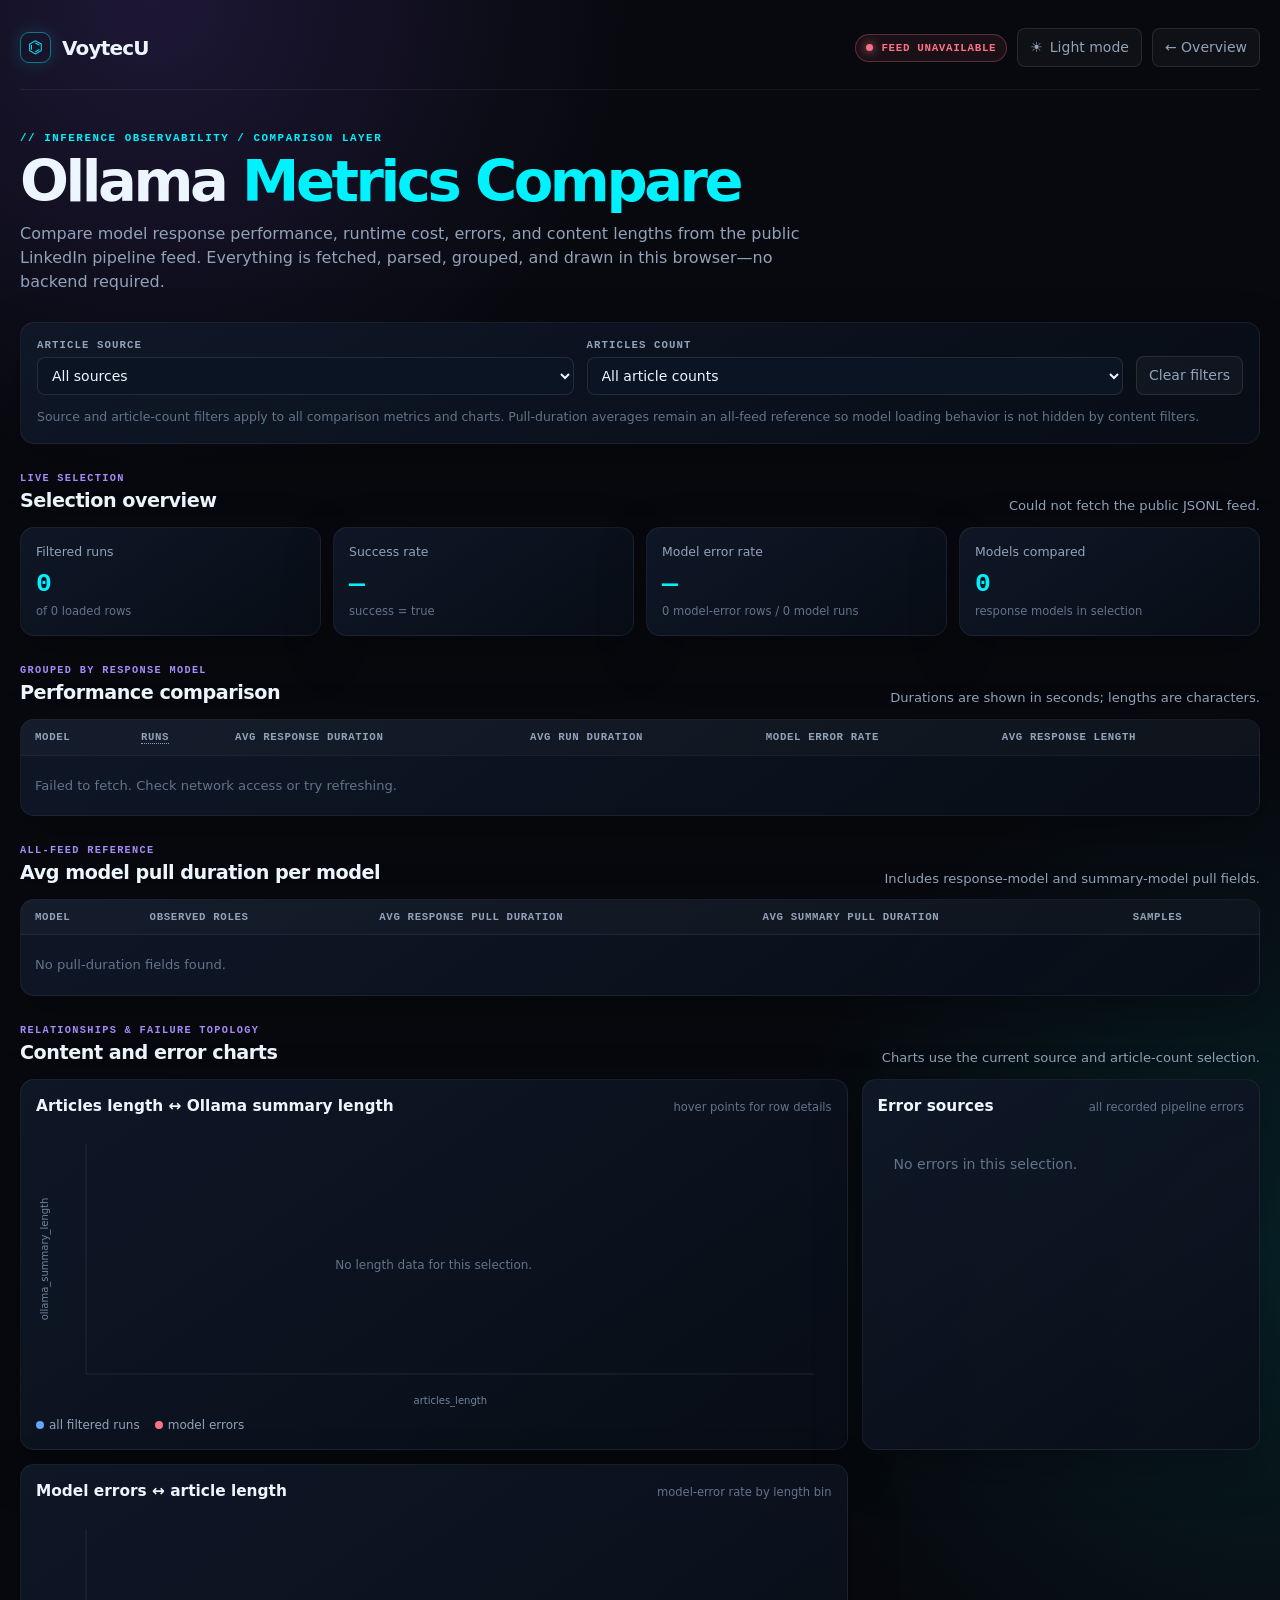
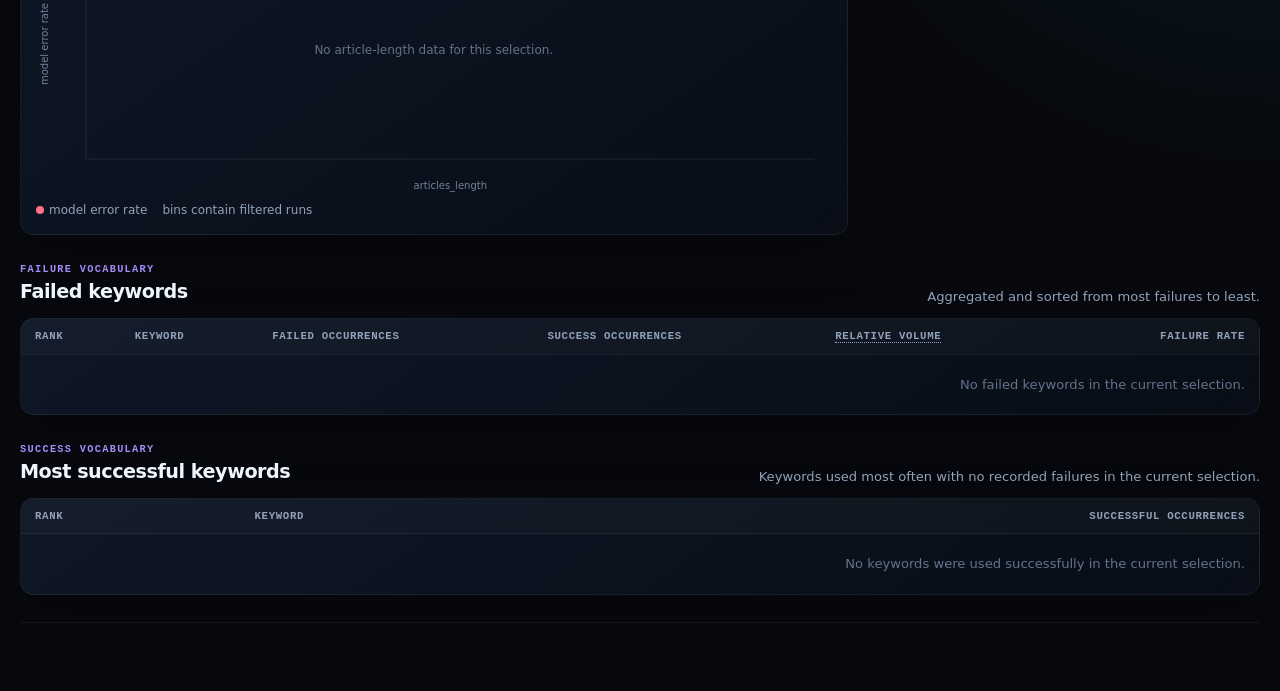
<file: ollama_metrics_compare.html>
<!doctype html>
<html lang="en">
<head>
  <meta charset="utf-8">
  <meta name="viewport" content="width=device-width,initial-scale=1">
  <meta name="description" content="Client-side comparison dashboard for Ollama link-generation metrics.">
  <title>Ollama Metrics Compare — VoytecU</title>
  <style>
    :root {
      --bg: #07090e;
      --panel: rgba(14, 21, 34, .88);
      --panel-strong: #0c1422;
      --panel-soft: rgba(255,255,255,.035);
      --line: rgba(255,255,255,.10);
      --line-soft: rgba(255,255,255,.06);
      --text: #edf6ff;
      --muted: #91a2b9;
      --faint: #62738a;
      --cyan: #00f2fe;
      --blue: #60a5fa;
      --purple: #a78bfa;
      --green: #34d399;
      --red: #fb7185;
      --yellow: #fbbf24;
      --font: Inter, ui-sans-serif, system-ui, -apple-system, BlinkMacSystemFont, "Segoe UI", sans-serif;
      --mono: "JetBrains Mono", ui-monospace, SFMono-Regular, Menlo, monospace;
    }
    * { box-sizing: border-box; }
    html { min-width: 320px; background: var(--bg); }
    body { margin: 0; min-height: 100vh; color: var(--text); font: 14px/1.5 var(--font); background:
      radial-gradient(circle at 12% 0%, rgba(139,92,246,.17), transparent 30rem),
      radial-gradient(circle at 100% 55%, rgba(0,242,254,.10), transparent 32rem), var(--bg); }
    button, select { font: inherit; }
    .shell { width: min(1440px, calc(100% - 40px)); margin: 0 auto; padding: 24px 0 42px; }
    .topbar { display: flex; align-items: center; justify-content: space-between; gap: 20px; padding: 4px 0 22px; border-bottom: 1px solid var(--line-soft); }
    .brand { display: flex; align-items: center; gap: 11px; text-decoration: none; color: var(--text); }
    .brand-mark { width: 31px; height: 31px; display: grid; place-items: center; color: var(--cyan); border: 1px solid rgba(0,242,254,.45); border-radius: 9px; box-shadow: 0 0 18px rgba(0,242,254,.16); font-size: 17px; }
    .brand-name { font: 800 1.25rem var(--font); letter-spacing: -.04em; }
    .brand-name b { color: var(--cyan); }
    .top-actions { display: flex; align-items: center; gap: 10px; }
    .theme-toggle { display: inline-flex; align-items: center; gap: 7px; }
    .back-link, .button { color: var(--muted); text-decoration: none; border: 1px solid var(--line); background: var(--panel-soft); border-radius: 8px; padding: 8px 12px; cursor: pointer; transition: .2s ease; }
    .back-link:hover, .button:hover { color: var(--text); border-color: rgba(0,242,254,.5); background: rgba(0,242,254,.08); }
    .button.primary { color: #02151d; border-color: var(--cyan); background: var(--cyan); font-weight: 700; }
    .button.primary:hover { background: #a5fbff; }
    .eyebrow { margin: 0 0 8px; color: var(--cyan); font: 700 .68rem var(--mono); letter-spacing: .14em; text-transform: uppercase; }
    .hero { padding: 42px 0 28px; max-width: 900px; }
    h1, h2, h3, p { margin-top: 0; }
    h1 { margin-bottom: 10px; font-size: clamp(2rem, 5vw, 3.6rem); line-height: 1.05; letter-spacing: -.06em; }
    h1 span { color: var(--cyan); }
    .hero-copy { max-width: 790px; margin-bottom: 0; color: var(--muted); font-size: 1rem; }
    .status { display: inline-flex; align-items: center; gap: 8px; color: var(--green); font: 700 .68rem var(--mono); letter-spacing: .06em; border: 1px solid rgba(52,211,153,.25); background: rgba(52,211,153,.07); border-radius: 999px; padding: 7px 10px; white-space: nowrap; }
    .status-dot { width: 7px; height: 7px; border-radius: 50%; background: currentColor; box-shadow: 0 0 10px currentColor; }
    .status.error { color: var(--red); border-color: rgba(251,113,133,.3); background: rgba(251,113,133,.08); }
    .panel { background: linear-gradient(145deg, rgba(16,25,41,.92), rgba(9,14,24,.86)); border: 1px solid var(--line-soft); border-radius: 14px; box-shadow: 0 18px 50px rgba(0,0,0,.25); }
    .table-panel { overflow: visible; }
    .filters { display: grid; grid-template-columns: minmax(180px, 1fr) minmax(180px, 1fr) auto; align-items: end; gap: 13px; padding: 16px; }
    .field { display: grid; gap: 6px; }
    .field label { color: var(--muted); font: 700 .67rem var(--mono); letter-spacing: .1em; text-transform: uppercase; }
    select { width: 100%; color: var(--text); border: 1px solid var(--line); border-radius: 8px; padding: 9px 10px; background: #0b1422; outline: none; }
    select:focus { border-color: var(--cyan); box-shadow: 0 0 0 3px rgba(0,242,254,.1); }
    .filter-note { grid-column: 1 / -1; margin: 0; color: var(--faint); font-size: .78rem; }
    .section { margin-top: 22px; }
    .section-head { display: flex; align-items: end; justify-content: space-between; gap: 16px; margin-bottom: 11px; }
    .section-head h2 { margin: 0; font-size: 1.2rem; letter-spacing: -.025em; }
    .section-head p { margin: 3px 0 0; color: var(--muted); font-size: .82rem; }
    .section-kicker { color: var(--purple); font: 700 .64rem var(--mono); letter-spacing: .13em; text-transform: uppercase; }
    .metric-grid { display: grid; grid-template-columns: repeat(4, minmax(0, 1fr)); gap: 12px; }
    .metric { min-height: 100px; padding: 15px; }
    .metric-label { color: var(--muted); font-size: .78rem; }
    .metric-value { margin-top: 7px; color: var(--cyan); font: 700 1.65rem var(--mono); }
    .metric-detail { margin-top: 4px; color: var(--faint); font-size: .72rem; }
    .table-panel { overflow: visible; }
    .table-wrap { overflow-x: auto; }
    table { width: 100%; border-collapse: collapse; min-width: 650px; }
    th, td { padding: 11px 14px; border-bottom: 1px solid var(--line-soft); text-align: left; white-space: nowrap; }
    th { color: var(--muted); background: rgba(255,255,255,.025); font: 700 .67rem var(--mono); letter-spacing: .06em; text-transform: uppercase; }
    td { color: #dce8f5; font-size: .82rem; }
    tbody tr:hover { background: rgba(0,242,254,.035); }
    tbody tr:last-child td { border-bottom: 0; }
    .number { font-family: var(--mono); }
    .good { color: var(--green); }
    .bad { color: var(--red); }
    .empty { color: var(--faint); padding: 20px 14px; }
    .chart-grid { display: grid; grid-template-columns: minmax(0, 1.35fr) minmax(320px, .65fr); gap: 14px; }
    .chart-card { padding: 15px; min-width: 0; }
    .chart-title { display: flex; justify-content: space-between; align-items: baseline; gap: 10px; margin-bottom: 8px; }
    .chart-title h3 { margin: 0; font-size: .96rem; }
    .chart-title span { color: var(--faint); font-size: .72rem; }
    canvas { display: block; width: 100%; height: 285px; }
    .chart-card.compact canvas { height: 285px; }
    .error-source-list { display: grid; gap: 10px; min-height: 285px; align-content: start; padding: 8px 2px 2px; }
    .error-source-row { display: grid; grid-template-columns: minmax(0, 1fr) auto; gap: 12px; align-items: center; padding: 8px 10px; border: 1px solid var(--line-soft); border-radius: 8px; background: rgba(255,255,255,.025); }
    .error-source-name { min-width: 0; overflow-wrap: anywhere; color: var(--text); font: .76rem var(--mono); }
    .error-source-count { color: var(--red); font: 700 .9rem var(--mono); }
    .error-source-meter { grid-column: 1 / -1; height: 5px; overflow: hidden; border-radius: 99px; background: rgba(255,255,255,.07); }
    .error-source-meter i { display: block; height: 100%; border-radius: inherit; background: linear-gradient(90deg, var(--red), var(--purple)); }
    .legend { display: flex; gap: 15px; flex-wrap: wrap; margin-top: 5px; color: var(--muted); font-size: .75rem; }
    .legend i { display: inline-block; width: 8px; height: 8px; margin-right: 5px; border-radius: 50%; background: var(--blue); }
    .legend i.error { background: var(--red); }
    .tooltip { position: fixed; z-index: 5; display: none; max-width: 240px; padding: 8px 10px; pointer-events: none; color: var(--text); background: #101b2d; border: 1px solid rgba(0,242,254,.3); border-radius: 7px; box-shadow: 0 8px 25px rgba(0,0,0,.4); font: .7rem/1.45 var(--mono); }
    .keyword-table { min-width: 0; }
    .keyword-table th:last-child, .keyword-table td:last-child { text-align: right; }
    .keyword-table th:nth-child(5), .keyword-table td:nth-child(5) { min-width: 110px; }
    .keyword-erased td { color: var(--faint); text-decoration: line-through; text-decoration-thickness: 1px; opacity: .72; }
    .keyword-erased td:first-child, .keyword-erased td:nth-child(3), .keyword-erased td:nth-child(4), .keyword-erased td:nth-child(5), .keyword-erased td:nth-child(6) { text-decoration: none; }
    .keyword-erased .keyword-erased-label { display: inline-block; margin-left: 7px; color: var(--yellow); font: 700 .62rem var(--mono); letter-spacing: .06em; text-decoration: none; text-transform: uppercase; }
    .keyword-erased .keyword-erased-run { color: var(--muted); }
    .column-help { position: relative; display: inline-block; cursor: help; border-bottom: 1px dotted var(--muted); }
    .column-tooltip { position: fixed; z-index: 2147483647; display: none; width: 280px; padding: 9px 10px; color: var(--text); background: #101b2d; border: 1px solid rgba(0,242,254,.35); border-radius: 7px; box-shadow: 0 8px 25px rgba(0,0,0,.45); font: 11px/1.45 var(--font); font-weight: 400; letter-spacing: normal; text-transform: none; text-align: left; }
    .column-tooltip::after { content: ''; position: absolute; left: 50%; top: 100%; border: 5px solid transparent; border-top-color: rgba(0,242,254,.35); transform: translateX(-50%); }
    .rank { display: inline-grid; width: 22px; height: 22px; place-items: center; margin-right: 8px; color: var(--cyan); border: 1px solid rgba(0,242,254,.2); border-radius: 5px; font: .68rem var(--mono); }
    .bar-cell { min-width: 170px; }
    .bar-track { display: flex; align-items: center; gap: 9px; }
    .bar-track b { width: 30px; color: var(--text); font-family: var(--mono); text-align: right; }
    .bar { height: 7px; flex: 1; min-width: 45px; overflow: hidden; border-radius: 9px; background: rgba(255,255,255,.07); }
    .bar i { display: block; height: 100%; border-radius: inherit; background: linear-gradient(90deg, var(--purple), var(--cyan)); }
    footer { margin-top: 27px; padding-top: 19px; border-top: 1px solid var(--line-soft); color: var(--faint); font-size: .76rem; }
    footer a { color: var(--muted); }
    .source-url { margin-top: 5px; color: var(--faint); font: .68rem var(--mono); overflow-wrap: anywhere; }
    .sr-only { position: absolute; width: 1px; height: 1px; overflow: hidden; clip: rect(0,0,0,0); }
    body.light { --bg: #eef4f9; --panel: rgba(255,255,255,.9); --panel-strong: #fff; --panel-soft: rgba(15,23,42,.045); --line: rgba(15,23,42,.16); --line-soft: rgba(15,23,42,.09); --text: #172033; --muted: #52627a; --faint: #718096; --cyan: #087f91; --blue: #2563eb; --purple: #6d28d9; --green: #047857; --red: #be123c; --yellow: #b45309; background: radial-gradient(circle at 12% 0%, rgba(139,92,246,.16), transparent 30rem), radial-gradient(circle at 100% 55%, rgba(0,140,160,.10), transparent 32rem), var(--bg); }
    body.light .panel { background: linear-gradient(145deg, rgba(255,255,255,.94), rgba(244,248,252,.9)); box-shadow: 0 14px 35px rgba(15,23,42,.10); }
    body.light select { background: #fff; }
    body.light .brand-mark { box-shadow: 0 0 18px rgba(0,127,145,.16); }
    @media (max-width: 980px) { .metric-grid { grid-template-columns: repeat(2, minmax(0, 1fr)); } .chart-grid { grid-template-columns: 1fr; } }
    @media (max-width: 650px) { .shell { width: min(100% - 24px, 1440px); padding-top: 12px; } .topbar, .section-head { align-items: flex-start; flex-direction: column; } .top-actions { width: 100%; justify-content: space-between; } .filters { grid-template-columns: 1fr; } .filter-note { grid-column: auto; } .metric-grid { grid-template-columns: 1fr 1fr; gap: 8px; } .metric { padding: 12px; } .metric-value { font-size: 1.25rem; } canvas { height: 245px; } }
  </style>
</head>
<body>

  <div class="shell">
    <header class="topbar">
      <a class="brand" href="index.html" aria-label="VoytecU overview">
        <span class="brand-mark">⌬</span><span class="brand-name">Voytec<span>U</span></span>
      </a>
      <div class="top-actions">
        <span class="status" id="loadStatus"><i class="status-dot"></i><span>LOADING FEED</span></span>
        <button class="button theme-toggle" id="themeToggle" type="button" aria-pressed="false">☀️ <span>Light mode</span></button>
        <a class="back-link" href="index.html">← Overview</a>
      </div>
    </header>

    <main>
      <section class="hero">
        <p class="eyebrow">// inference observability / comparison layer</p>
        <h1>Ollama <span>Metrics Compare</span></h1>
        <p class="hero-copy">Compare model response performance, runtime cost, errors, and content lengths from the public LinkedIn pipeline feed. Everything is fetched, parsed, grouped, and drawn in this browser—no backend required.</p>
      </section>

      <section class="panel filters" aria-labelledby="filter-heading">
        <h2 id="filter-heading" class="sr-only">Dashboard filters</h2>
        <div class="field"><label for="sourceFilter">Article source</label><select id="sourceFilter"><option value="">All sources</option></select></div>
        <div class="field"><label for="countFilter">Articles count</label><select id="countFilter"><option value="">All article counts</option></select></div>
        <button class="button" id="clearFilters" type="button">Clear filters</button>
        <p class="filter-note">Source and article-count filters apply to all comparison metrics and charts. Pull-duration averages remain an all-feed reference so model loading behavior is not hidden by content filters.</p>
      </section>

      <section class="section" aria-labelledby="overview-heading">
        <div class="section-head"><div><span class="section-kicker">live selection</span><h2 id="overview-heading">Selection overview</h2></div><p id="selectionMeta">Waiting for data…</p></div>
        <div class="metric-grid">
          <article class="panel metric"><div class="metric-label">Filtered runs</div><div class="metric-value" id="runCount">—</div><div class="metric-detail" id="runCountDetail">of — loaded rows</div></article>
          <article class="panel metric"><div class="metric-label">Success rate</div><div class="metric-value" id="successRate">—</div><div class="metric-detail">success = true</div></article>
          <article class="panel metric"><div class="metric-label">Model error rate</div><div class="metric-value" id="errorRate">—</div><div class="metric-detail" id="errorCount">— model-error rows</div></article>
          <article class="panel metric"><div class="metric-label">Models compared</div><div class="metric-value" id="modelCount">—</div><div class="metric-detail">response models in selection</div></article>
        </div>
      </section>

      <section class="section" aria-labelledby="comparison-heading">
        <div class="section-head"><div><span class="section-kicker">grouped by response model</span><h2 id="comparison-heading">Performance comparison</h2></div><p>Durations are shown in seconds; lengths are characters.</p></div>
        <div class="panel table-panel table-wrap">
          <table>
            <thead><tr><th>Model</th><th><span class="column-help" tabindex="0" aria-describedby="runsHelp">Runs</span></th><th>Avg response duration</th><th>Avg run duration</th><th>Model error rate</th><th>Avg response length</th></tr></thead>
            <tbody id="comparisonBody"><tr><td class="empty" colspan="6">Loading metrics…</td></tr></tbody>
          </table>
        </div>
      </section>

      <section class="section" aria-labelledby="pull-heading">
        <div class="section-head"><div><span class="section-kicker">all-feed reference</span><h2 id="pull-heading">Avg model pull duration per model</h2></div><p>Includes response-model and summary-model pull fields.</p></div>
        <div class="panel table-panel table-wrap">
          <table>
            <thead><tr><th>Model</th><th>Observed roles</th><th>Avg response pull duration</th><th>Avg summary pull duration</th><th>Samples</th></tr></thead>
            <tbody id="pullBody"><tr><td class="empty" colspan="5">Loading metrics…</td></tr></tbody>
          </table>
        </div>
      </section>

      <section class="section" aria-labelledby="charts-heading">
        <div class="section-head"><div><span class="section-kicker">relationships & failure topology</span><h2 id="charts-heading">Content and error charts</h2></div><p id="chartMeta">Charts use the current source and article-count selection.</p></div>
        <div class="chart-grid">
          <article class="panel chart-card"><div class="chart-title"><h3>Articles length ↔ Ollama summary length</h3><span>hover points for row details</span></div><canvas id="lengthChart" aria-label="Scatter plot of articles length and Ollama summary length"></canvas><div class="legend"><span><i></i>all filtered runs</span><span><i class="error"></i>model errors</span></div></article>
          <article class="panel chart-card compact"><div class="chart-title"><h3>Error sources</h3><span>all recorded pipeline errors</span></div><div id="errorSourceList" class="error-source-list" aria-live="polite"><div class="empty">Loading error sources…</div></div></article>
          <article class="panel chart-card"><div class="chart-title"><h3>Model errors ↔ article length</h3><span>model-error rate by length bin</span></div><canvas id="errorLengthChart" aria-label="Chart of model error rate by article length"></canvas><div class="legend"><span><i class="error"></i>model error rate</span><span id="binLegend">bins contain filtered runs</span></div></article>
        </div>
      </section>

      <section class="section" aria-labelledby="keywords-heading">
        <div class="section-head"><div><span class="section-kicker">failure vocabulary</span><h2 id="keywords-heading">Failed keywords</h2></div><p>Aggregated and sorted from most failures to least.</p></div>
        <div class="panel table-panel table-wrap">
          <table class="keyword-table">
            <thead><tr><th>Rank</th><th>Keyword</th><th>Failed occurrences</th><th>Success occurrences</th><th><span class="column-help" tabindex="0" aria-describedby="relativeVolumeHelp">Relative volume</span></th><th>Failure rate</th></tr></thead>
            <tbody id="keywordsBody"><tr><td class="empty" colspan="6">Loading keyword failures…</td></tr></tbody>
          </table>
        </div>
      </section>

      <section class="section" aria-labelledby="successful-keywords-heading">
        <div class="section-head"><div><span class="section-kicker">success vocabulary</span><h2 id="successful-keywords-heading">Most successful keywords</h2></div><p>Keywords used most often with no recorded failures in the current selection.</p></div>
        <div class="panel table-panel table-wrap">
          <table class="keyword-table">
            <thead><tr><th>Rank</th><th>Keyword</th><th>Successful occurrences</th></tr></thead>
            <tbody id="successfulKeywordsBody"><tr><td class="empty" colspan="3">Loading successful keywords…</td></tr></tbody>
          </table>
        </div>
      </section>
    </main>

    <footer>
  </div>
  <div class="tooltip" id="tooltip" role="status"></div>
  <div class="column-tooltip" id="relativeVolumeHelp" role="tooltip">Failure-weighted volume: (failure rate × failed occurrences ÷ highest failed-keyword occurrences) × 100. It compares each keyword’s weighted failure impact with the highest failed keyword.</div>
  <div class="column-tooltip" id="runsHelp" role="tooltip">Runs counts model runs for this model. It can be lower than total pipeline runs because article-fetch errors may happen before the model runs and are excluded from model metrics.</div>

  <script>
    (() => {
      'use strict';
      const DATA_URL = 'https://raw.githubusercontent.com/voytecu314/public_ollama_link_metrics/main/linkedin_posts_metrics.jsonl';
      const $ = id => document.getElementById(id);
      const state = { rows: [], filtered: [], points: new Map() };
      const colors = ['#00f2fe', '#a78bfa', '#60a5fa', '#34d399', '#fbbf24', '#fb7185', '#f97316', '#c084fc'];
      // Historical keyword failures remain visible, but these phrases are no longer active upstream.
      const ERASED_KEYWORDS = [
        { keyword: 'public reaction to AI', erasedAfterRun: 164 },
        { keyword: 'AI bias', erasedAfterRun: 174 },
        { keyword: 'people afraid of AI', erasedAfterRun: 202},
        { keyword: 'AI climate research', erasedAfterRun: 230},
      ];
      const erasedKeywordMap = new Map(ERASED_KEYWORDS.map(item => [item.keyword.trim().toLowerCase(), item]));

      const number = value => {
        if (typeof value === 'number' && Number.isFinite(value)) return value;
        if (value === null || value === undefined || value === '') return null;
        const parsed = Number(value);
        return Number.isFinite(parsed) ? parsed : null;
      };
      const average = values => {
        const valid = values.map(number).filter(value => value !== null);
        return valid.length ? valid.reduce((sum, value) => sum + value, 0) / valid.length : null;
      };
      const format = (value, digits = 2) => value === null || value === undefined || !Number.isFinite(value) ? '—' : value.toLocaleString(undefined, { maximumFractionDigits: digits });
      const percent = (value, digits = 1) => value === null || value === undefined || !Number.isFinite(value) ? '—' : `${(value * 100).toLocaleString(undefined, { maximumFractionDigits: digits })}%`;
      const esc = value => String(value ?? '').replace(/[&<>"']/g, char => ({ '&': '&amp;', '<': '&lt;', '>': '&gt;', '"': '&quot;', "'": '&#039;' })[char]);
      const modelOf = row => row.ollama_model || row.model || 'Unknown model';
      const ARTICLE_FETCH_ERROR_SOURCES = new Set(['article_fetch_retries', 'article_fetch_both_sources', 'devto_fetch_full_details']);
      const hasValue = value => value !== null && value !== undefined && value !== '';
      const normalizedSuccess = row => row.success === true || String(row.success).toLowerCase() === 'true' ? true : row.success === false || String(row.success).toLowerCase() === 'false' ? false : null;
      const errorSourceOf = row => hasValue(row.error_source) ? String(row.error_source).trim() : '';
      const isPipelineError = row => row.error === true || hasValue(row.error_source);
      const isModelRun = row => {
        const success = normalizedSuccess(row);
        return !(success === null && ARTICLE_FETCH_ERROR_SOURCES.has(errorSourceOf(row)));
      };
      const isModelError = row => isModelRun(row) && normalizedSuccess(row) !== true;
      const unique = values => [...new Set(values.filter(hasValue).map(String))];

      function parseJSONL(text) {
        return text.split(/\r?\n/).reduce((items, line, index) => {
          const trimmed = line.trim();
          if (!trimmed) return items;
          try { items.push(JSON.parse(trimmed)); }
          catch (error) { console.warn(`Skipping invalid JSONL row ${index + 1}`, error); }
          return items;
        }, []);
      }

      function setStatus(message, isErrorState = false) {
        const status = $('loadStatus');
        status.classList.toggle('error', isErrorState);
        status.querySelector('span:last-child').textContent = message;
      }

      function populateFilters() {
        const sources = unique(state.rows.map(row => row.article_source)).sort((a, b) => a.localeCompare(b));
        const counts = [...new Set(state.rows.map(row => number(row.articles_count)).filter(value => value !== null))].sort((a, b) => a - b);
        $('sourceFilter').innerHTML = '<option value="">All sources</option>' + sources.map(source => `<option value="${esc(source)}">${esc(source)}</option>`).join('');
        $('countFilter').innerHTML = '<option value="">All article counts</option>' + counts.map(count => `<option value="${count}">${count} article${count === 1 ? '' : 's'}</option>`).join('');
      }

      function applyFilters() {
        const source = $('sourceFilter').value;
        const count = $('countFilter').value;
        state.filtered = state.rows.filter(row => {
          if (source && String(row.article_source ?? '') !== source) return false;
          if (count && number(row.articles_count) !== Number(count)) return false;
          return true;
        });
        renderSelection();
        renderComparison();
        renderCharts();
        renderKeywords();
        renderSuccessfulKeywords();
      }

      function groupRows(rows) {
        const groups = new Map();
        rows.forEach(row => {
          const key = modelOf(row);
          if (!groups.has(key)) groups.set(key, []);
          groups.get(key).push(row);
        });
        return [...groups.entries()].sort((a, b) => b[1].length - a[1].length || a[0].localeCompare(b[0]));
      }

      function renderSelection() {
        const rows = state.filtered;
        const modelRuns = rows.filter(isModelRun);
        const errors = modelRuns.filter(isModelError).length;
        const successes = modelRuns.filter(row => normalizedSuccess(row) === true).length;
        $('runCount').textContent = rows.length.toLocaleString();
        $('runCountDetail').textContent = `of ${state.rows.length.toLocaleString()} loaded rows`;
        $('successRate').textContent = modelRuns.length ? percent(successes / modelRuns.length) : '—';
        $('errorRate').textContent = modelRuns.length ? percent(errors / modelRuns.length) : '—';
        $('errorCount').textContent = `${errors.toLocaleString()} model-error row${errors === 1 ? '' : 's'} / ${modelRuns.length.toLocaleString()} model runs`;
        $('modelCount').textContent = new Set(modelRuns.map(modelOf)).size.toLocaleString();
        const source = $('sourceFilter').value || 'all sources';
        const count = $('countFilter').value ? `${$('countFilter').value} articles` : 'all article counts';
        $('selectionMeta').textContent = `${source} · ${count}`;
      }

      function renderComparison() {
        const body = $('comparisonBody');
        const groups = groupRows(state.filtered.filter(isModelRun));
        if (!groups.length) { body.innerHTML = '<tr><td class="empty" colspan="6">No rows match the current filters.</td></tr>'; return; }
        body.innerHTML = groups.map(([model, rows]) => {
          const errors = rows.filter(isModelError).length;
          return `<tr><td><strong>${esc(model)}</strong></td><td class="number">${rows.length}</td><td class="number">${format(average(rows.map(row => row.ollama_response_model_duration)))} s</td><td class="number">${format(average(rows.map(row => row.run_duration)))} s</td><td class="number ${errors ? 'bad' : 'good'}">${percent(errors / rows.length)}</td><td class="number">${format(average(rows.map(row => row.ollama_response_length)), 0)}</td></tr>`;
        }).join('');
      }

      function renderPullTable() {
        const models = new Map();
        state.rows.forEach(row => {
          const responseModel = row.ollama_model || row.model;
          const summaryModel = row.ollama_summary_model;
          if (hasValue(responseModel)) {
            if (!models.has(String(responseModel))) models.set(String(responseModel), { response: [], summary: [], roles: new Set(), samples: 0 });
            const group = models.get(String(responseModel)); group.roles.add('response'); group.samples++;
            if (number(row.ollama_response_model_pull_duration) !== null) group.response.push(number(row.ollama_response_model_pull_duration));
          }
          if (hasValue(summaryModel)) {
            if (!models.has(String(summaryModel))) models.set(String(summaryModel), { response: [], summary: [], roles: new Set(), samples: 0 });
            const group = models.get(String(summaryModel)); group.roles.add('summary'); group.samples++;
            if (number(row.ollama_summary_model_pull_duration) !== null) group.summary.push(number(row.ollama_summary_model_pull_duration));
          }
        });
        const body = $('pullBody');
        const entries = [...models.entries()].sort((a, b) => (b[1].response.length + b[1].summary.length) - (a[1].response.length + a[1].summary.length) || a[0].localeCompare(b[0]));
        if (!entries.length) { body.innerHTML = '<tr><td class="empty" colspan="5">No pull-duration fields found.</td></tr>'; return; }
        body.innerHTML = entries.map(([model, group]) => `<tr><td><strong>${esc(model)}</strong></td><td>${[...group.roles].join(' + ')}</td><td class="number">${format(average(group.response))} ms</td><td class="number">${format(average(group.summary))} ms</td><td class="number">${group.samples}</td></tr>`).join('');
      }

      function keywordElements(value) {
        if (Array.isArray(value)) return value.flatMap(keywordElements);
        if (!hasValue(value)) return [];
        return [String(value).trim()].filter(Boolean);
      }

      function keywordOccurrences(row, keyword) {
        return keywordElements(row.keywords_used).filter(value => value.trim().toLowerCase() === keyword).length;
      }

      function renderKeywords() {
        const counts = new Map();
        state.filtered.forEach(row => {
          keywordElements(row.keywords_failed).forEach(value => {
            const keyword = value.toLowerCase();
            counts.set(keyword, (counts.get(keyword) || 0) + 1);
          });
        });
        const keywordStats = [...counts.entries()].map(([keyword, count]) => {
          const total = state.filtered.reduce((sum, row) => sum + keywordOccurrences(row, keyword), 0);
          const failedOccurrences = count;
          const successOccurrences = Math.max(0, total - count);
          return { keyword, failedOccurrences, successOccurrences, total, sortValue: successOccurrences - failedOccurrences };
        });
        keywordStats.sort((a, b) => a.sortValue - b.sortValue || b.failedOccurrences - a.failedOccurrences || a.keyword.localeCompare(b.keyword));
        const highestFailedOccurrences = Math.max(...keywordStats.map(item => item.failedOccurrences), 1);
        const body = $('keywordsBody');
        if (!keywordStats.length) { body.innerHTML = '<tr><td class="empty" colspan="6">No failed keywords in the current selection.</td></tr>'; return; }
        body.innerHTML = keywordStats.map((item, index) => {
          const { keyword, failedOccurrences, successOccurrences, total } = item;
          const failureRate = total ? Math.min(1, failedOccurrences / total) : 1;
          const relativeVolume = (failureRate * failedOccurrences / highestFailedOccurrences) * 100;
          const relativeBarWidth = Math.min(100, relativeVolume);
          const displayKeyword = state.filtered.flatMap(row => keywordElements(row.keywords_failed)).find(value => value.toLowerCase() === keyword) || keyword;
          const erasedInfo = erasedKeywordMap.get(keyword);
          const isErased = Boolean(erasedInfo);
          const erasedLabel = isErased ? `<span class="keyword-erased-label">erased <span class="keyword-erased-run">· run ${esc(erasedInfo.erasedAfterRun)}</span></span>` : '';
          return `<tr class="${isErased ? 'keyword-erased' : ''}"><td><span class="rank">${index + 1}</span></td><td><strong title="${isErased ? `This keyword was erased after run ${erasedInfo.erasedAfterRun}.` : ''}">${esc(displayKeyword)}</strong>${erasedLabel}</td><td class="number bad">${failedOccurrences}</td><td class="number good">${successOccurrences}</td><td class="bar-cell"><div class="bar-track"><div class="bar"><i style="width:${relativeBarWidth}%"></i></div><b>${relativeVolume.toLocaleString(undefined, { maximumFractionDigits: 1 })}%</b></div></td><td class="number ${failureRate >= .5 ? 'bad' : 'good'}">${percent(failureRate)}</td></tr>`;
        }).join('');
      }

      function renderSuccessfulKeywords() {
        const usedCounts = new Map();
        const failedCounts = new Map();
        const displayValues = new Map();
        state.filtered.forEach(row => {
          keywordElements(row.keywords_used).forEach(value => {
            const normalized = value.trim().toLowerCase();
            if (!normalized) return;
            usedCounts.set(normalized, (usedCounts.get(normalized) || 0) + 1);
            if (!displayValues.has(normalized)) displayValues.set(normalized, value.trim());
          });
          keywordElements(row.keywords_failed).forEach(value => {
            const normalized = value.trim().toLowerCase();
            if (!normalized) return;
            failedCounts.set(normalized, (failedCounts.get(normalized) || 0) + 1);
          });
        });
        const successfulKeywords = [...usedCounts.entries()]
          .filter(([keyword]) => !failedCounts.get(keyword))
          .map(([keyword, successOccurrences]) => ({ keyword, successOccurrences }))
          .sort((a, b) => b.successOccurrences - a.successOccurrences || a.keyword.localeCompare(b.keyword));
        const body = $('successfulKeywordsBody');
        if (!successfulKeywords.length) {
          body.innerHTML = '<tr><td class="empty" colspan="3">No keywords were used successfully in the current selection.</td></tr>';
          return;
        }
        body.innerHTML = successfulKeywords.map((item, index) => `<tr><td><span class="rank">${index + 1}</span></td><td><strong>${esc(displayValues.get(item.keyword) || item.keyword)}</strong></td><td class="number good">${item.successOccurrences}</td></tr>`).join('');
      }
      function setupCanvas(canvas) {
        const dpr = window.devicePixelRatio || 1;
        const rect = canvas.getBoundingClientRect();
        const width = Math.max(300, rect.width);
        const height = Math.max(200, rect.height);
        canvas.width = Math.round(width * dpr); canvas.height = Math.round(height * dpr);
        const ctx = canvas.getContext('2d'); ctx.setTransform(dpr, 0, 0, dpr, 0, 0); ctx.clearRect(0, 0, width, height);
        return { ctx, width, height };
      }
      function chartFrame(ctx, width, height, xLabel, yLabel) {
        const frame = { left: 50, right: 17, top: 18, bottom: 37 };
        ctx.strokeStyle = 'rgba(255,255,255,.09)'; ctx.lineWidth = 1;
        ctx.font = '10px ' + getComputedStyle(document.body).fontFamily; ctx.fillStyle = '#71839a';
        ctx.beginPath(); ctx.moveTo(frame.left, frame.top); ctx.lineTo(frame.left, height - frame.bottom); ctx.lineTo(width - frame.right, height - frame.bottom); ctx.stroke();
        ctx.textAlign = 'center'; ctx.fillText(xLabel, (frame.left + width - frame.right) / 2, height - 7);
        ctx.save(); ctx.translate(12, (frame.top + height - frame.bottom) / 2); ctx.rotate(-Math.PI / 2); ctx.fillText(yLabel, 0, 0); ctx.restore();
        return frame;
      }
      function tick(value) { return Math.abs(value) >= 1000 ? `${(value / 1000).toFixed(1)}k` : Math.round(value).toString(); }
      function drawGrid(ctx, frame, width, height, maxX, maxY, yFormat = tick, minX = 0) {
        ctx.font = '10px ' + getComputedStyle(document.body).fontFamily; ctx.fillStyle = '#71839a'; ctx.textAlign = 'right';
        for (let i = 0; i <= 4; i++) {
          const ratio = i / 4; const y = height - frame.bottom - ratio * (height - frame.top - frame.bottom);
          ctx.strokeStyle = 'rgba(255,255,255,.055)'; ctx.beginPath(); ctx.moveTo(frame.left, y); ctx.lineTo(width - frame.right, y); ctx.stroke();
          ctx.fillText(yFormat(maxY * ratio), frame.left - 7, y + 3);
        }
        ctx.textAlign = 'center';
        for (let i = 0; i <= 4; i++) { const x = frame.left + (i / 4) * (width - frame.left - frame.right); ctx.fillText(tick(minX + (maxX - minX) * i / 4), x, height - frame.bottom + 16); }
      }

      function drawLengthChart() {
        const canvas = $('lengthChart'); const { ctx, width, height } = setupCanvas(canvas); const frame = chartFrame(ctx, width, height, 'articles_length', 'ollama_summary_length');
        const points = state.filtered.filter(isModelRun).map(row => ({ row, x: number(row.articles_length), y: number(row.ollama_summary_length), error: isModelError(row) })).filter(point => point.x !== null && point.y !== null);
        if (!points.length) { drawEmpty(ctx, width, height, 'No length data for this selection.'); canvas._points = []; return; }
        const maxX = Math.max(...points.map(point => point.x), 1); const maxY = Math.max(...points.map(point => point.y), 1); drawGrid(ctx, frame, width, height, maxX, maxY);
        canvas._points = points.map(point => ({ ...point, px: frame.left + point.x / maxX * (width - frame.left - frame.right), py: height - frame.bottom - point.y / maxY * (height - frame.top - frame.bottom) }));
        canvas._points.forEach(point => { ctx.beginPath(); ctx.arc(point.px, point.py, point.error ? 4.2 : 3.1, 0, Math.PI * 2); ctx.fillStyle = point.error ? '#fb7185' : 'rgba(96,165,250,.72)'; ctx.fill(); if (point.error) { ctx.strokeStyle = '#fecdd3'; ctx.lineWidth = 1; ctx.stroke(); } });
      }

      function renderErrorSourceList() {
        const counts = new Map();
        state.filtered.filter(isPipelineError).forEach(row => {
          const source = errorSourceOf(row) || 'unknown';
          counts.set(source, (counts.get(source) || 0) + 1);
        });
        const entries = [...counts.entries()].sort((a, b) => b[1] - a[1] || a[0].localeCompare(b[0]));
        const max = entries[0]?.[1] || 1;
        const list = $('errorSourceList');
        if (!entries.length) { list.innerHTML = '<div class="empty">No errors in this selection.</div>'; return; }
        list.innerHTML = entries.map(([source, count]) => `<div class="error-source-row"><span class="error-source-name">${esc(source)}</span><strong class="error-source-count">${count}</strong><span class="error-source-meter"><i style="width:${count / max * 100}%"></i></span></div>`).join('');
      }

      function drawErrorLengthChart() {
        const canvas = $('errorLengthChart'); const { ctx, width, height } = setupCanvas(canvas); const frame = chartFrame(ctx, width, height, 'articles_length', 'model error rate');
        const rows = state.filtered.filter(isModelRun).map(row => ({ row, x: number(row.articles_length), error: isModelError(row) })).filter(point => point.x !== null); if (!rows.length) { drawEmpty(ctx, width, height, 'No article-length data for this selection.'); canvas._points = []; return; }
        const min = Math.min(...rows.map(point => point.x)); const max = Math.max(...rows.map(point => point.x)); const bins = Math.min(10, Math.max(1, rows.length)); const size = (max - min) / bins || 1; const groups = Array.from({ length: bins }, (_, index) => ({ low: min + index * size, high: index === bins - 1 ? max : min + (index + 1) * size, total: 0, errors: 0 }));
        rows.forEach(point => { const index = Math.min(bins - 1, Math.floor((point.x - min) / size)); groups[index].total++; if (point.error) groups[index].errors++; });
        const maxX = max || 1; drawGrid(ctx, frame, width, height, maxX, 1, value => percent(value), min); const plotted = groups.filter(group => group.total).map(group => ({ x: (group.low + group.high) / 2, y: group.errors / group.total, label: `${tick(group.low)}–${tick(group.high)}`, total: group.total, errors: group.errors }));
        canvas._points = plotted.map(point => ({ ...point, px: frame.left + (point.x - min) / (maxX - min || 1) * (width - frame.left - frame.right), py: height - frame.bottom - point.y * (height - frame.top - frame.bottom) }));
        ctx.strokeStyle = '#fb7185'; ctx.lineWidth = 2; ctx.beginPath(); canvas._points.forEach((point, index) => index ? ctx.lineTo(point.px, point.py) : ctx.moveTo(point.px, point.py)); ctx.stroke();
        canvas._points.forEach(point => { ctx.beginPath(); ctx.arc(point.px, point.py, 4, 0, Math.PI * 2); ctx.fillStyle = '#fb7185'; ctx.fill(); }); $('binLegend').textContent = `${rows.length} runs across ${plotted.length} populated bins`;
      }

      function drawEmpty(ctx, width, height, text) { ctx.fillStyle = '#62738a'; ctx.font = '12px ' + getComputedStyle(document.body).fontFamily; ctx.textAlign = 'center'; ctx.fillText(text, width / 2, height / 2); }
      function renderCharts() { drawLengthChart(); renderErrorSourceList(); drawErrorLengthChart(); }

      function showTooltip(canvas, event) {
        const points = canvas._points || []; const rect = canvas.getBoundingClientRect(); const x = event.clientX - rect.left; const y = event.clientY - rect.top; let closest = null; let distance = 18;
        points.forEach(point => { const candidate = Math.hypot(point.px - x, point.py - y); if (candidate < distance) { distance = candidate; closest = point; } });
        const tooltip = $('tooltip');
        if (!closest) { tooltip.style.display = 'none'; return; }
        let text = '';
        if (closest.row) text = `articles_length: ${format(closest.row.articles_length, 0)}<br>summary_length: ${format(closest.row.ollama_summary_length, 0)}<br>model: ${esc(modelOf(closest.row))}<br>error: ${closest.error ? 'yes' : 'no'}`;
        else if (closest.bar) text = `${esc(closest.label)}: ${closest.value}`;
        else text = `${closest.label}<br>errors: ${closest.errors} / ${closest.total}<br>rate: ${percent(closest.y)}`;
        tooltip.innerHTML = text; tooltip.style.display = 'block'; tooltip.style.left = `${Math.min(event.clientX + 12, window.innerWidth - 250)}px`; tooltip.style.top = `${Math.min(event.clientY + 12, window.innerHeight - 100)}px`;
      }

      async function loadData() {
        setStatus('LOADING FEED');
        try {
          const response = await fetch(`${DATA_URL}?t=${Date.now()}`);
          if (!response.ok) throw new Error(`HTTP ${response.status}`);
          state.rows = parseJSONL(await response.text());
          populateFilters(); renderPullTable(); applyFilters(); setStatus(`${state.rows.length.toLocaleString()} ROWS READY`);
        } catch (error) {
          console.error(error); state.rows = []; state.filtered = []; renderPullTable(); applyFilters(); setStatus('FEED UNAVAILABLE', true);
          $('selectionMeta').textContent = 'Could not fetch the public JSONL feed.';
          $('comparisonBody').innerHTML = `<tr><td class="empty" colspan="6">${esc(error.message)}. Check network access or try refreshing.</td></tr>`;
        }
      }

      const THEME_KEY = 'voytecu-ollama-metrics-theme';
      const themeToggle = $('themeToggle');
      function applyTheme(theme) {
        const light = theme === 'light';
        document.body.classList.toggle('light', light);
        themeToggle.setAttribute('aria-pressed', String(light));
        themeToggle.innerHTML = `${light ? '🌙' : '☀️'} <span>${light ? 'Dark mode' : 'Light mode'}</span>`;
      }
      applyTheme(localStorage.getItem(THEME_KEY) || 'dark');
      themeToggle.addEventListener('click', () => {
        const next = document.body.classList.contains('light') ? 'dark' : 'light';
        localStorage.setItem(THEME_KEY, next);
        applyTheme(next);
      });

      $('sourceFilter').addEventListener('change', applyFilters);
      $('countFilter').addEventListener('change', applyFilters);
      $('clearFilters').addEventListener('click', () => { $('sourceFilter').value = ''; $('countFilter').value = ''; applyFilters(); });
      ['lengthChart', 'errorLengthChart'].forEach(id => { const canvas = $(id); canvas.addEventListener('mousemove', event => showTooltip(canvas, event)); canvas.addEventListener('mouseleave', () => { $('tooltip').style.display = 'none'; }); });
      const popovers = [
        { trigger: document.querySelector('.keyword-table .column-help'), panel: $('relativeVolumeHelp') },
        { trigger: document.querySelector('#comparisonBody')?.closest('table')?.querySelector('thead .column-help'), panel: $('runsHelp') }
      ];
      function showPopover(popover) {
        const rect = popover.trigger.getBoundingClientRect();
        popover.panel.style.display = 'block';
        const left = Math.max(10, Math.min(window.innerWidth - 290, rect.left + rect.width / 2 - 140));
        const top = Math.max(10, rect.top - popover.panel.offsetHeight - 10);
        popover.panel.style.left = `${left}px`;
        popover.panel.style.top = `${top}px`;
      }
      function hidePopover(popover) { popover.panel.style.display = 'none'; }
      popovers.forEach(popover => {
        if (!popover.trigger) return;
        popover.trigger.addEventListener('mouseenter', () => showPopover(popover));
        popover.trigger.addEventListener('mouseleave', () => hidePopover(popover));
        popover.trigger.addEventListener('focus', () => showPopover(popover));
        popover.trigger.addEventListener('blur', () => hidePopover(popover));
      });
      let resizeTimer; window.addEventListener('resize', () => { clearTimeout(resizeTimer); resizeTimer = setTimeout(() => { renderCharts(); popovers.forEach(popover => { if (popover.trigger && popover.panel.style.display === 'block') showPopover(popover); }); }, 120); });
      loadData();
    })();
  </script>
</body>
</html>
</file>
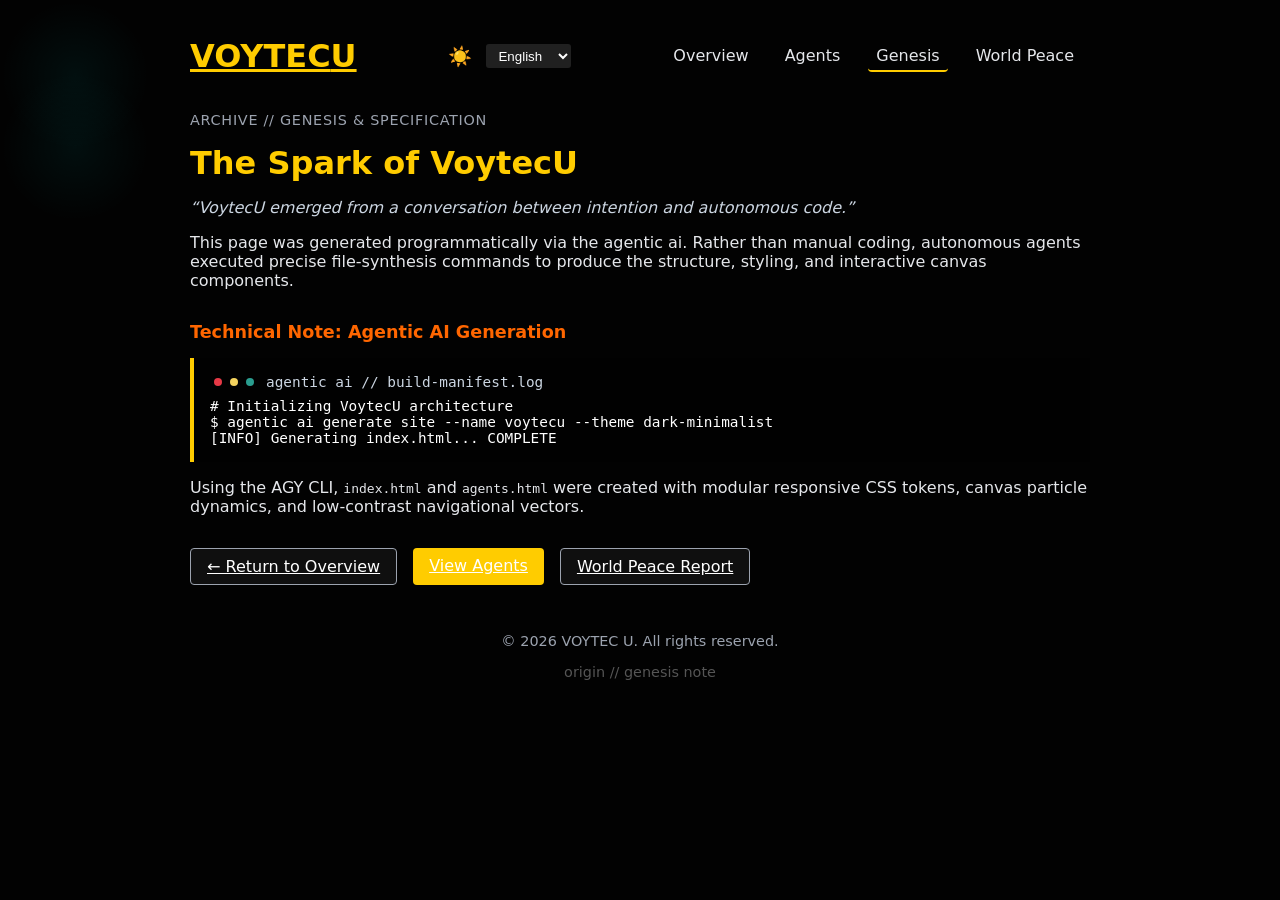
<file: origin.html>
<!DOCTYPE html>
<html lang="en">
<head>
<meta charset="UTF-8">
<title>Origin & Technical Manifest — VoytecU</title>
<meta name="viewport" content="width=device-width,initial-scale=1">
<style>
/* ---------- colour tokens ------------------------------------------------- */
:root{
  --bg-light:#f5f5f5;   /* bright / light background */
  --bg-dark:#020202;    /* dark background */
  --text-light:#000;    /* dark / black text on light background */
  --text-dark:#fff;     /* light / white text on dark background */
}

/* ---------- default – light mode (overridden by body.dark) ----------------- */
body{
  background:var(--bg-light);
  color:var(--text-light);
  font-family:system-ui,sans-serif;
  margin:0;
  display:flex;
  flex-direction:column;
  min-height:100vh;
  transition:background .3s,color .3s;
}

/* ---------- explicit dark mode ------------------------------------------ */
body.dark{
  background:var(--bg-dark);
  color:var(--text-dark);
}

/* ---------- explicit prose colour in light mode -------------------------- */
.prose{color:var(--text-light);}

/* ---------- layout -------------------------------------------------------- */
.container{max-width:900px;margin:0 auto;padding:2rem;}
header{
  display:flex;justify-content:space-between;align-items:center;margin-bottom:2rem;
}
.logo{font-size:2rem;font-weight:700;color:#ffcc00;}
header .controls{
  display:flex;align-items:center;gap:.5rem;
}
header .controls button{background:none;border:none;cursor:pointer;font-size:1.2rem;}
header .controls select{background:rgba(0,0,0,0.2);color:#000;border:none;padding:.2rem .5rem;border-radius:3px;}
nav a{color:#000;margin:.5rem;text-decoration:none;}
nav a.active{border-bottom:2px solid #ffcc00;}
.tagline{text-transform:uppercase;font-size:.9rem;letter-spacing:.05em;color:#555;}
.hero-title{font-size:2rem;margin:1rem 0;color:#ffcc00;}
.enigma-quote{font-style:italic;color:#555;margin:1rem 0;}
.tech-note{margin:2rem 0 1rem;font-size:1.1rem;color:#ff6600;}
.code-block{
  background:rgba(0,0,0,0.6);
  border-left:4px solid #ffcc00;
  padding:1rem;
  font-family:monospace;
  font-size:.9rem;
}
.code-header{display:flex;align-items:center;}
.code-dot{
  width:8px;height:8px;
  border-radius:50%;
  margin:0 4px;
}
.code-dot.red{background:#e63946;}
.code-dot.yellow{background:#f4d35e;}
.code-dot.green{background:#2a9d8f;}
.code-language{margin-left:8px;color:#000;}
.code-content{margin-top:.5rem;}
.action-buttons{margin-top:2rem;display:flex;gap:1rem;}
.btn{
  padding:.5rem 1rem;
  border-radius:4px;
  cursor:pointer;
  font-weight:500;
}
.btn-secondary{
  background:rgba(255,255,255,.05);
  border:1px solid #000;
  color:#000;
}
.btn-primary{
  background:#ffcc00;
  color:#fff;
  border:none;
}
.footer-content{
  margin-top:3rem;
  font-size:.9rem;
  color:#555;
  text-align:center;
}
.footer-discreet-link{
  color:#555;
  text-decoration:none;
}
.ambient-glow{
  position:absolute;
  width:150px;height:150px;
  background:radial-gradient(circle,rgba(0,255,255,.05) 0%,transparent 70%);
}
.ambient-glow.gl0w-top-left{top:8%;left:8;}
.ambient-glow.gl0w-bottom-right{bottom:8;right:8;}
body.dark .prose{color:#e5e7eb}body.dark .enigma-quote{color:#cbd5e1}body.dark .tagline,body.dark .footer-content{color:#9ca3af}body.dark nav a{color:#e5e7eb}body.dark header .controls select{color:#fff;background:#202020}body.dark .btn-secondary{color:#fff;border-color:#9ca3af}body.dark .code-language{color:#cbd5e1}nav{display:flex;flex-wrap:wrap;justify-content:flex-end;gap:.25rem}nav a{padding:.35rem .5rem;border-radius:4px}nav a:focus-visible,button:focus-visible,select:focus-visible,.btn:focus-visible{outline:2px solid #ffcc00;outline-offset:3px}@media(max-width:700px){.container{padding:1rem}header{align-items:flex-start;flex-wrap:wrap;gap:1rem}header nav{width:100%;justify-content:flex-start;order:3}.action-buttons{flex-wrap:wrap}.hero-title{font-size:clamp(1.6rem,7vw,2rem)}}
</style>
</head>
<body>
<div class="container">
  <header>
    <a href="index.html" class="logo">VOYTEC<span class="highlight">U</span></a>

    <!-- Controls -->
    <div class="controls">
      <button id="theme-toggle">☀️</button>
      <select id="lang-switch">
        <option value="en">English</option>
        <option value="de">Deutsch</option>
        <option value="pl">Polski</option>
      </select>
    </div>

    <nav>
      <a href="index.html">Overview</a>
      <a href="agents.html">Agents</a>
      <a href="origin.html" class="active">Genesis</a>
      <a href="world-peace-raport.html">World Peace</a>
    </nav>
  </header>

  <main>
    <article class="origin-content">
      <div class="tagline" id="tagline">ARCHIVE // GENESIS & SPECIFICATION</div>

      <h1 class="hero-title" id="hero-title">The Spark of VoytecU</h1>

      <blockquote class="enigma-quote" id="quote">“VoytecU emerged from a conversation between intention and autonomous code.”</blockquote>

      <div class="prose" id="prose">
        This page was generated programmatically via the agentic ai. Rather than manual coding, autonomous agents executed precise file‑synthesis commands to produce the structure, styling, and interactive canvas components.
      </div>

      <h2 class="tech-note" id="tech-note">Technical Note: Agentic AI Generation</h2>
      <div class="code-block">
        <div class="code-header">
          <div class="code-dot red"></div>
          <div class="code-dot yellow"></div>
          <div class="code-dot green"></div>
          <span class="code-language">agentic ai // build‑manifest.log</span>
        </div>
        <div class="code-content">
          <span class="code-comment"># Initializing VoytecU architecture</span><br>
          <span class="code-cmd">$ agentic ai generate site --name voytecu --theme dark‑minimalist</span><br>
          <span class="code-output">[INFO] Generating index.html... COMPLETE</span>
        </div>
      </div>

      <!-- Single placeholder for extra prose (now only one element) -->
      <p class="prose" id="prose-placeholder"></p>

      <div class="action-buttons">
        <a href="index.html" class="btn btn-secondary" id="back-btn">← Return to Overview</a>
        <a href="agents.html" class="btn btn-primary" id="agents-btn">View Agents</a>
        <a href="world-peace-raport.html" class="btn btn-secondary">World Peace Report</a>
      </div>
    </article>

    <footer>
      <div class="footer-content">
        <p>&copy; 2026 VOYTEC U. All rights reserved.</p>
        <a href="origin.html" class="footer-discreet-link">origin // genesis note</a>
      </div>
    </footer>
  </main>
</div>

<div class="ambient-glow gl0w-top-left"></div>
<div class="ambient-glow gl0w-bottom-right"></div>

<script>
  // ---------- Persisted Theme Toggle ----------
  const THEME_KEY = 'voytecU-theme';
  const body = document.body;
  const btn = document.getElementById('theme-toggle');

  // 1️⃣ Load saved theme; default to dark mode
  const savedTheme = localStorage.getItem(THEME_KEY) || 'dark';
  const isDark = savedTheme === 'dark';
  if (isDark) body.classList.add('dark');
  // Icon reflects current state: dark → sun (☀️), light → moon (🌙)
  btn.textContent = isDark ? '☀️' : '🌙';

  // 2️⃣ Toggle theme and persist the new state
  const toggleTheme = () => {
    const willBeDark = !body.classList.contains('dark'); // true = we are about to go dark
    body.classList.toggle('dark', willBeDark);
    localStorage.setItem(THEME_KEY, willBeDark ? 'dark' : 'light');
    // Update button icon to show the *new* state
    btn.textContent = willBeDark ? '☀️' : '🌙';
  };
  btn.addEventListener('click', toggleTheme);

  // ---------- Translation ----------
  const translations = {
    en: {
      tagline: "ARCHIVE // GENESIS & SPECIFICATION",
      heroTitle: "The Spark of VoytecU",
      quote: "“VoytecU emerged from a conversation between intention and autonomous code.”",
      prose: "This page was generated programmatically via the agentic ai. Rather than manual coding, autonomous agents executed precise file‑synthesis commands to produce the structure, styling, and interactive canvas components.",
      techNote: "Technical Note: Agentic AI Generation",
      codeComment: "# Initializing VoytecU architecture",
      codeCmd: "$ agentic ai generate site --name voytecu --theme dark‑minimalist",
      codeOutput: "[INFO] Generating index.html... COMPLETE",
      proseSecond: "Using the AGY CLI, <code>index.html</code> and <code>agents.html</code> were created with modular responsive CSS tokens, canvas particle dynamics, and low‑contrast navigational vectors."
    },
    de: {
      tagline: "ARCHIV // GENESIS & SPEZIFIKATION",
      heroTitle: "Der Spark von VoytecU",
      quote: "„VoytecU ist aus einem Gespräch zwischen Absicht und autonomem Code entstanden.”",
      prose: "Diese Seite wurde programmgesteuert über das agentic ai erzeugt. Statt manueller Codierung führten autonome Agenten präzise Dateisynthese‑Aufrufe aus, um Struktur, Stil und interaktive Canvas‑Komponenten zu erzeugen.",
      techNote: "Technische Notiz: AGY-CLI-Generierung",
      codeComment: "# Initializing VoytecU architecture",
      codeCmd: "$ agentic ai generate site --name voytecu --theme dark‑minimalist",
      codeOutput: "[INFO] Generating index.html... COMPLETE",
      proseSecond: "Durch den agentic ai wurden <code>index.html</code> und <code>agents.html</code> mit modularen responsiven CSS‑Token, Canvas‑Teilcheneffekten und niedrig‑kontrastigen Navigationsvektoren erstellt."
    },
    pl: {
      tagline: "ARCHIWUM // GENESY & SPECYFIKOWANIE",
      heroTitle: "Iskra VoytecU",
      quote: "„VoytecU wyrosł z rozmowy między intencją a autonomowym kodem.”",
      prose: "Ta strona została wygenerowana programowo przy pomocy agentic ai. Zamiast ręcznego kodowania, autonomiczne agenty wykonały precyzyjne polecenia syntezy plików, tworząc strukturę, styl i interaktywny komponent płótna.",
      techNote: "Techniczna Notatka: Generacja przez AGY-CLI",
      codeComment: "# Inicjalizacja architektury VoytecU",
      codeCmd: "$ agentic ai generate site --name voytecu --theme dark‑minimalist",
      codeOutput: "[INFO] Tworzenie index.html... ZROBIONO",
      proseSecond: "Przez agentic ai zostały <code>index.html</code> i <code>agents.html</code> z modułowymi responsywnymi tokenami CSS, dynamiką cząsteczek na płótnie i niskokontrastowymi wektorami nawigacyjnymi."
    }
  };

  const applyTranslation = (lang) => {
    const dict = translations[lang] || translations.en;

    if (document.getElementById('tagline'))      document.getElementById('tagline').textContent      = dict.tagline;
    if (document.getElementById('hero-title'))    document.getElementById('hero-title').textContent    = dict.heroTitle;
    if (document.getElementById('quote'))        document.getElementById('quote').textContent       = dict.quote;
    if (document.getElementById('prose'))        document.getElementById('prose').textContent       = dict.prose;
    if (document.getElementById('tech-note'))    document.getElementById('tech-note').textContent   = dict.techNote;
    if (document.getElementById('prose-placeholder')) document.getElementById('prose-placeholder').innerHTML = dict.proseSecond;

    // Update code‑block snippets
    const commentEl = document.querySelector('.code-comment');
    if (commentEl) commentEl.textContent = dict.codeComment;
    const cmdEl = document.querySelector('.code-cmd');
    if (cmdEl) cmdEl.textContent = dict.codeCmd;
    const outEl = document.querySelector('.code-output');
    if (outEl) outEl.textContent = dict.codeOutput;
  };

  // Initialise with English (dark mode by default)
  applyTranslation('en');

  // React to language‑selection changes
  const langSelect = document.getElementById('lang-switch');
  if (langSelect) {
    langSelect.addEventListener('change', (e) => applyTranslation(e.target.value));
  }
</script>
</body>
</html>
</file>
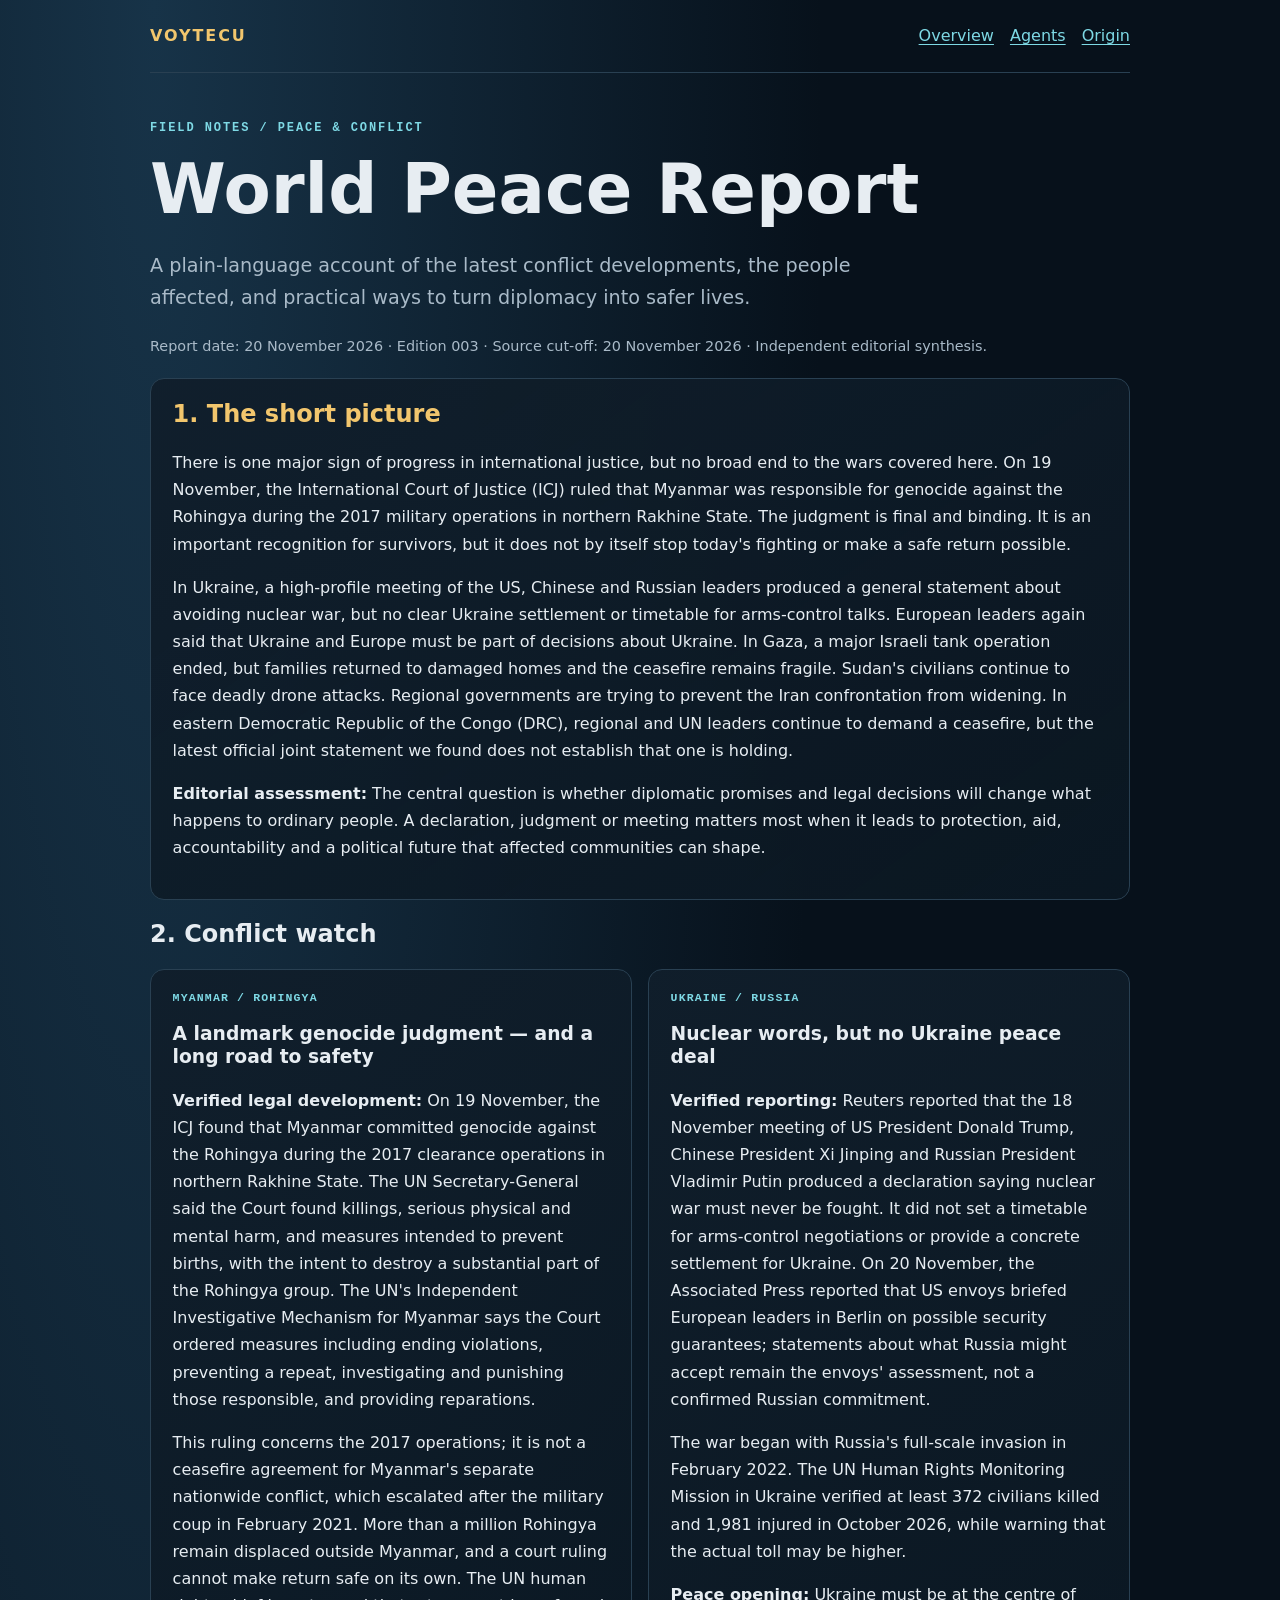
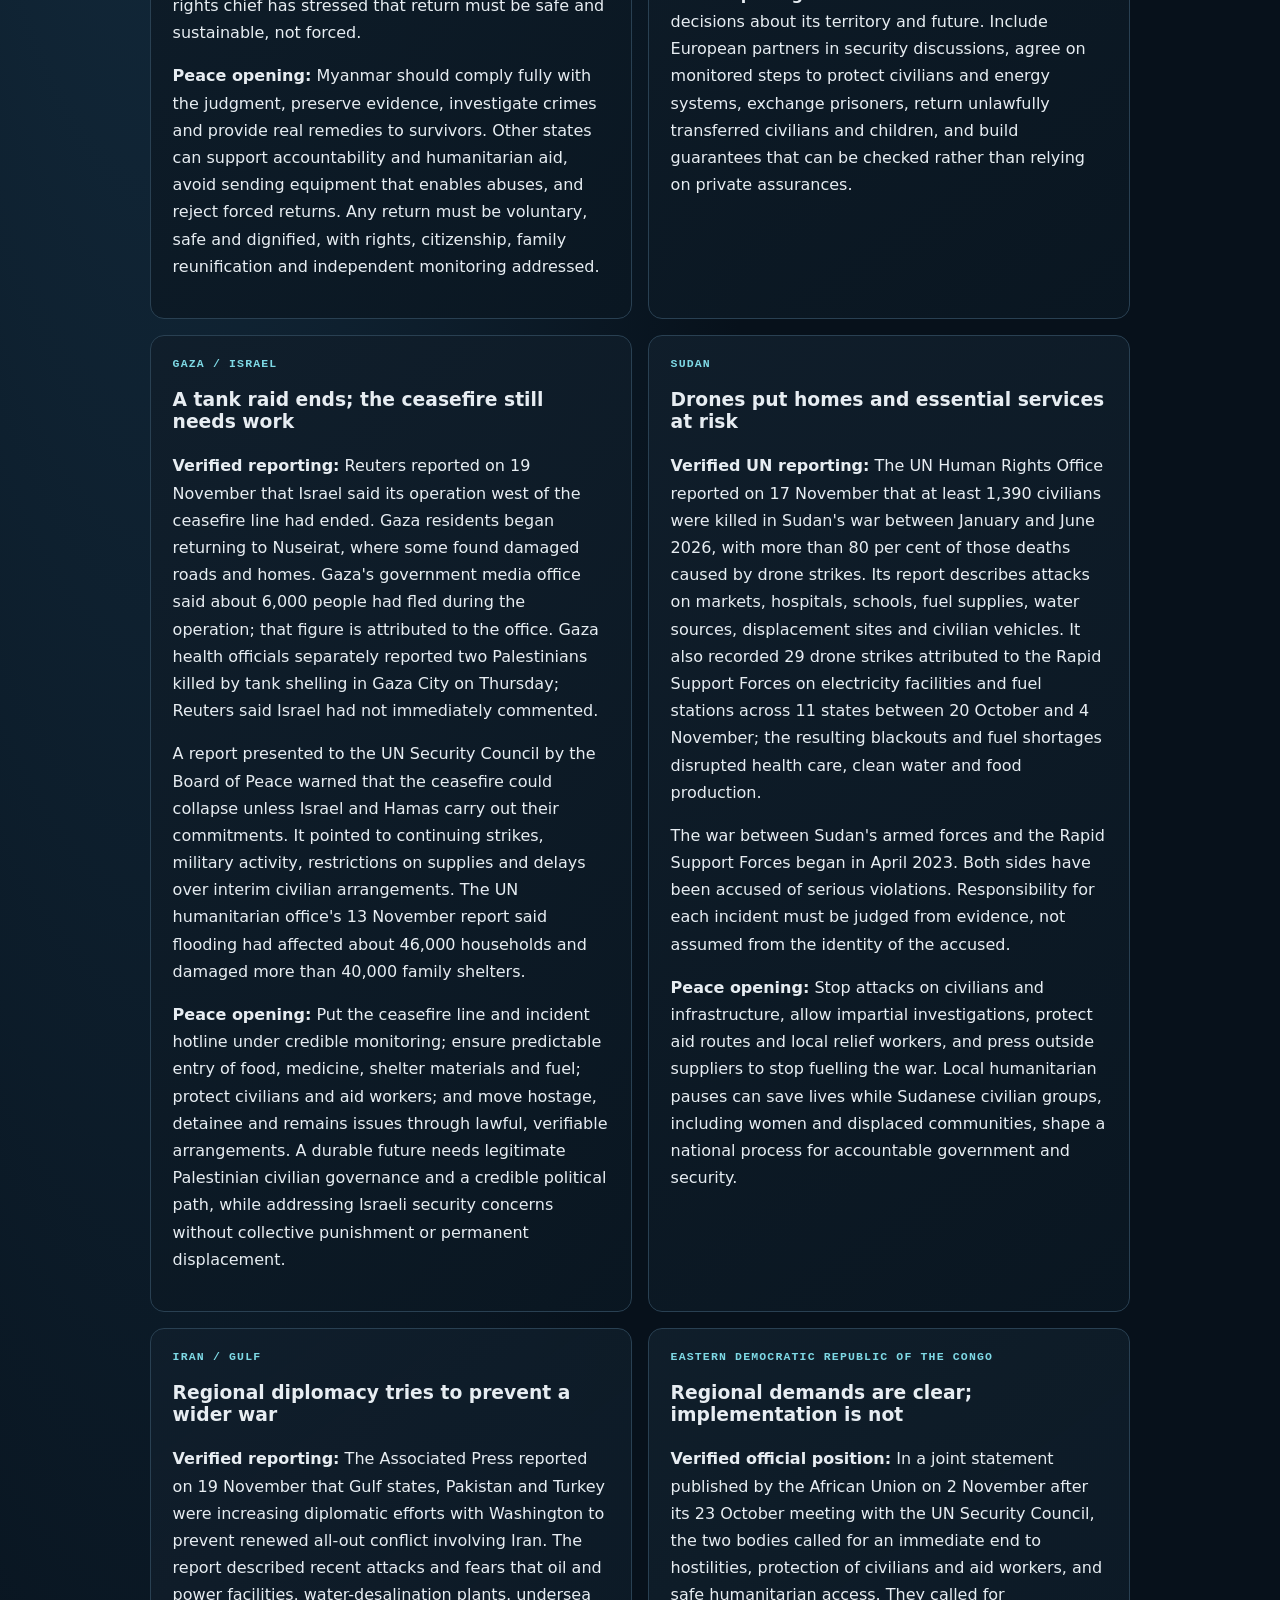
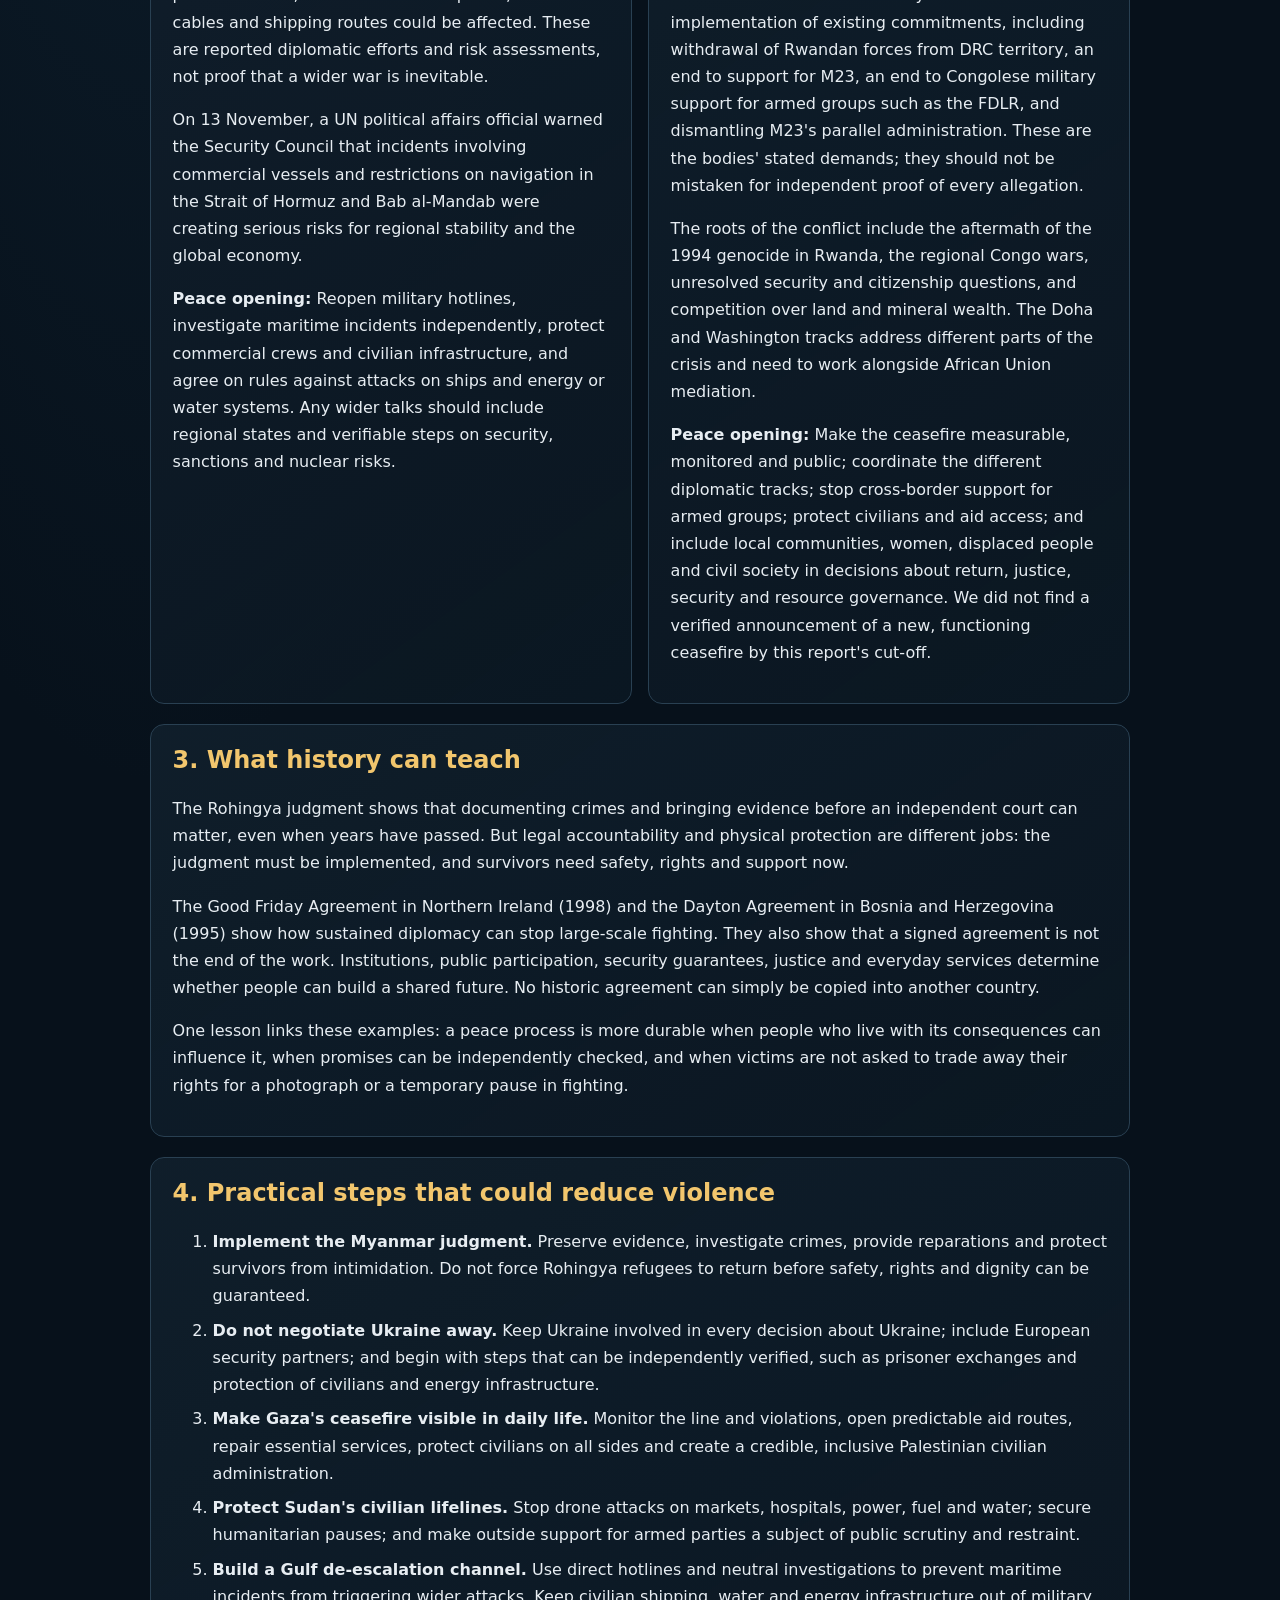
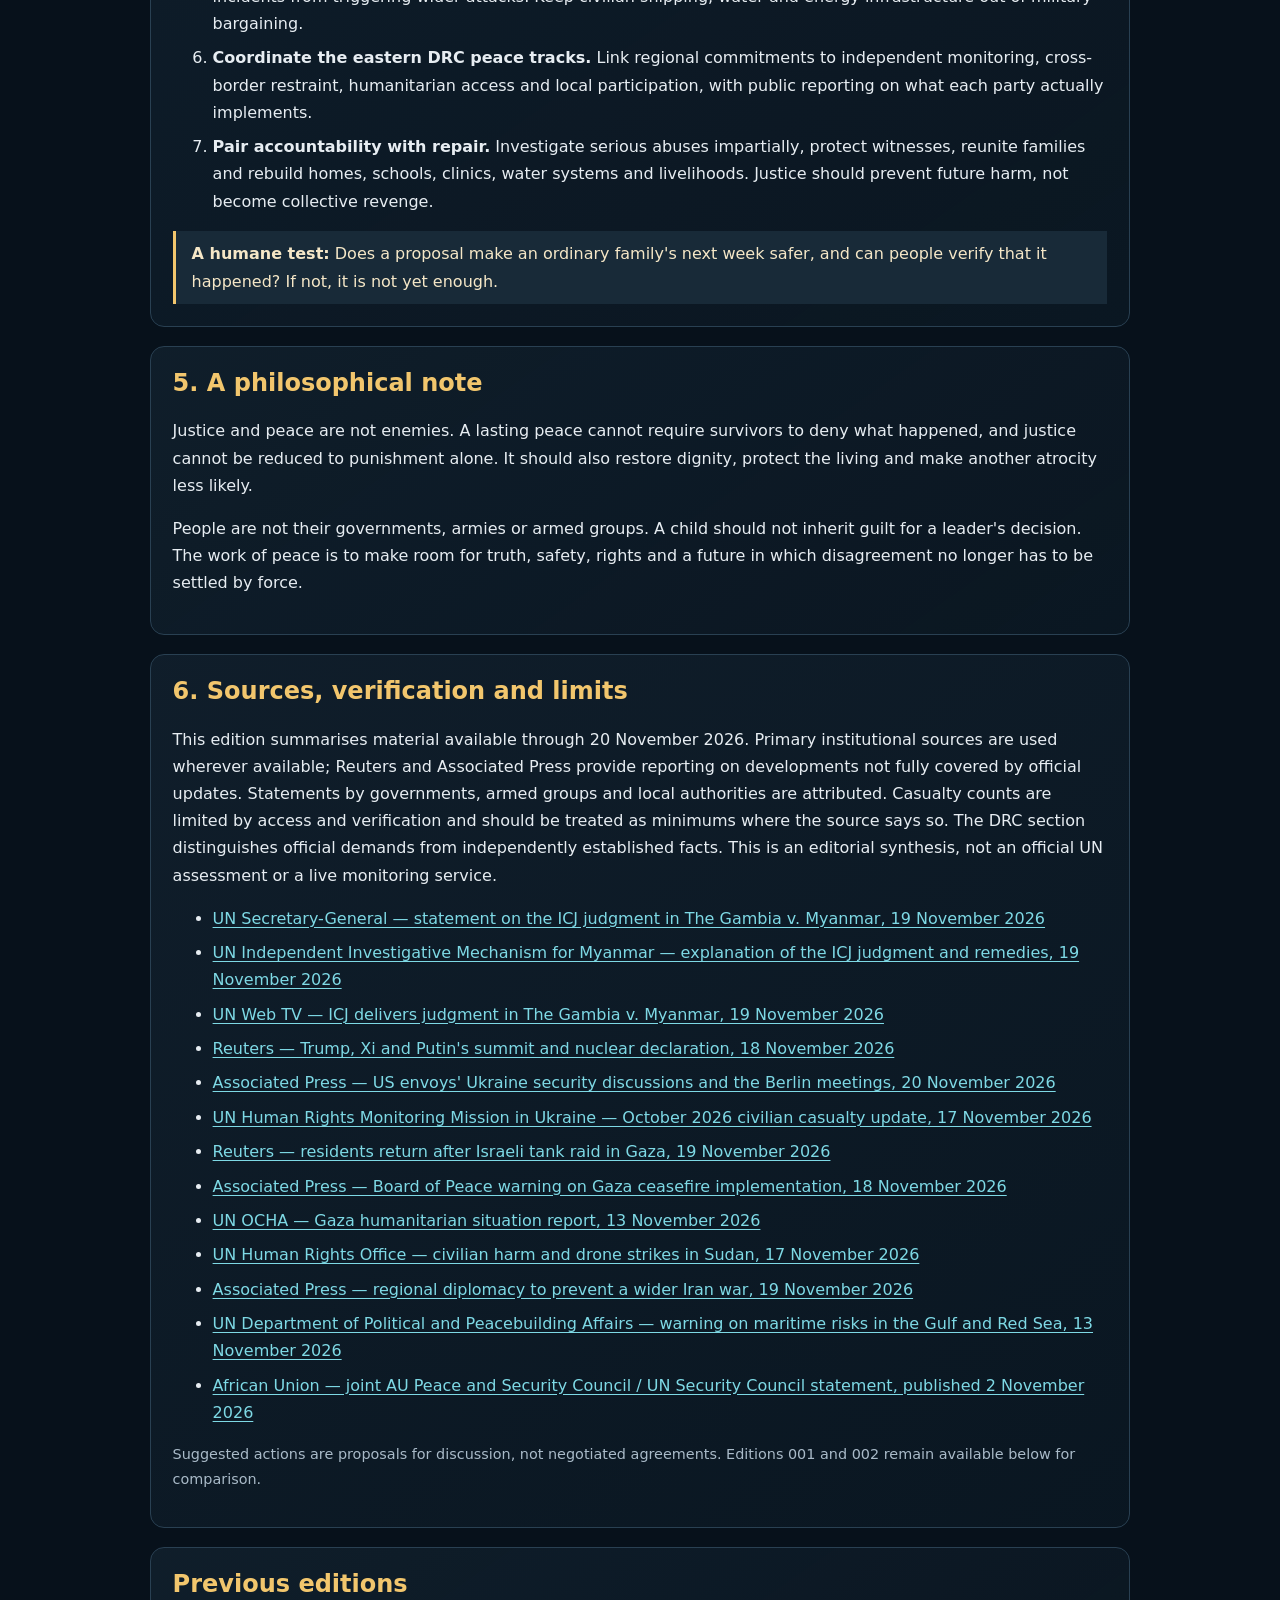
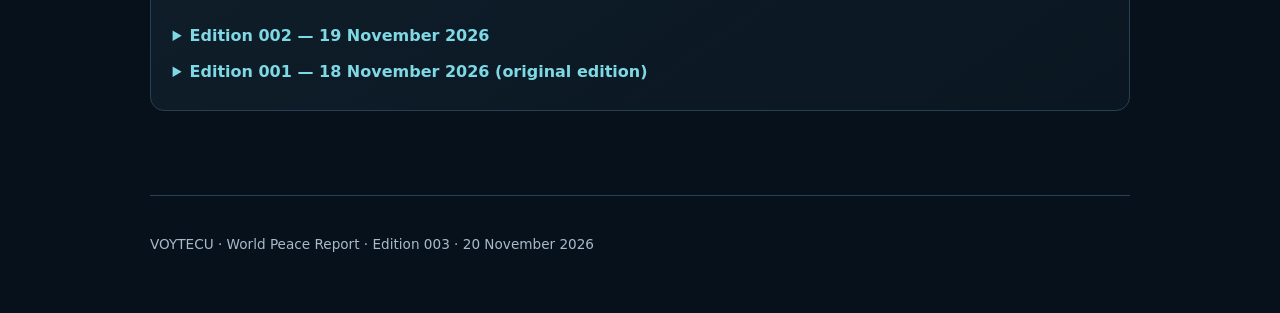
<file: world-peace-raport.html>
<!DOCTYPE html>
<html lang="en"><head><meta charset="UTF-8"><meta name="viewport" content="width=device-width,initial-scale=1"><meta name="description" content="Dated plain-language reporting on global conflicts, peace efforts and practical paths toward peace."><title>World Peace Report — VoytecU</title>
<style>
:root{color-scheme:dark;--bg:#07111b;--panel:#101e2b;--line:#294052;--text:#e7edf2;--muted:#a9bac8;--gold:#f2c66d;--cyan:#7ed9e5}*{box-sizing:border-box}body{margin:0;background:radial-gradient(ellipse at 12% 0%,#173348 0,transparent 42%),var(--bg);color:var(--text);font:16px/1.7 system-ui,sans-serif}a{color:var(--cyan);text-underline-offset:3px}a:focus-visible{outline:2px solid var(--gold);outline-offset:3px}.shell{width:min(100% - 2rem,980px);margin:auto}header{padding:1.4rem 0;border-bottom:1px solid var(--line);display:flex;justify-content:space-between;align-items:center;gap:1rem;flex-wrap:wrap}.brand{font-weight:800;letter-spacing:.12em;color:var(--gold);text-decoration:none}nav{display:flex;gap:1rem;flex-wrap:wrap}main{padding:3rem 0 4rem}.eyebrow{color:var(--cyan);font:700 .75rem ui-monospace,monospace;letter-spacing:.16em;text-transform:uppercase}h1,h2,h3{line-height:1.2}h1{font-size:clamp(2.2rem,7vw,4.3rem);margin:.8rem 0}.lead{font-size:1.2rem;color:var(--muted);max-width:760px}.meta,.small{color:var(--muted);font-size:.9rem}.panel{background:linear-gradient(145deg,rgba(16,30,43,.96),rgba(10,23,34,.9));border:1px solid var(--line);border-radius:14px;padding:1.35rem;margin:1.2rem 0}.panel h2{color:var(--gold);margin-top:0}.grid{display:grid;grid-template-columns:repeat(2,minmax(0,1fr));gap:1rem}.grid .panel{margin:0}.label{font:700 .72rem ui-monospace,monospace;letter-spacing:.1em;color:var(--cyan);text-transform:uppercase}li{margin:.45rem 0}.callout{border-left:3px solid var(--gold);padding:.6rem 1rem;background:#182a38;color:#f5e7c7}details summary{cursor:pointer;color:var(--cyan);font-weight:700;padding:.25rem 0}details[open] summary{margin-bottom:.5rem}.archived-edition{border-top:1px solid var(--line);padding-top:1rem;margin-top:.5rem}footer{border-top:1px solid var(--line);padding:1.5rem 0 2.5rem;color:var(--muted);font-size:.85rem}@media(max-width:680px){.grid{grid-template-columns:1fr}main{padding-top:2rem}.panel{padding:1rem}}
</style></head><body><div class="shell">
<header><a class="brand" href="index.html">VOYTECU</a><nav aria-label="Main navigation"><a href="index.html">Overview</a><a href="agents.html">Agents</a><a href="origin.html">Origin</a></nav></header>
<main>
<section id="edition-003" aria-labelledby="edition-003-title">
<div class="eyebrow">FIELD NOTES / PEACE &amp; CONFLICT</div>
<h1 id="edition-003-title">World Peace Report</h1>
<p class="lead">A plain-language account of the latest conflict developments, the people affected, and practical ways to turn diplomacy into safer lives.</p>
<p class="meta">Report date: <time datetime="2026-11-20">20 November 2026</time> · Edition 003 · Source cut-off: 20 November 2026 · Independent editorial synthesis.</p>

<section class="panel"><h2>1. The short picture</h2>
<p>There is one major sign of progress in international justice, but no broad end to the wars covered here. On 19 November, the International Court of Justice (ICJ) ruled that Myanmar was responsible for genocide against the Rohingya during the 2017 military operations in northern Rakhine State. The judgment is final and binding. It is an important recognition for survivors, but it does not by itself stop today's fighting or make a safe return possible.</p>
<p>In Ukraine, a high-profile meeting of the US, Chinese and Russian leaders produced a general statement about avoiding nuclear war, but no clear Ukraine settlement or timetable for arms-control talks. European leaders again said that Ukraine and Europe must be part of decisions about Ukraine. In Gaza, a major Israeli tank operation ended, but families returned to damaged homes and the ceasefire remains fragile. Sudan's civilians continue to face deadly drone attacks. Regional governments are trying to prevent the Iran confrontation from widening. In eastern Democratic Republic of the Congo (DRC), regional and UN leaders continue to demand a ceasefire, but the latest official joint statement we found does not establish that one is holding.</p>
<p><strong>Editorial assessment:</strong> The central question is whether diplomatic promises and legal decisions will change what happens to ordinary people. A declaration, judgment or meeting matters most when it leads to protection, aid, accountability and a political future that affected communities can shape.</p></section>

<h2>2. Conflict watch</h2>
<div class="grid">
<article class="panel"><div class="label">Myanmar / Rohingya</div><h3>A landmark genocide judgment — and a long road to safety</h3>
<p><strong>Verified legal development:</strong> On 19 November, the ICJ found that Myanmar committed genocide against the Rohingya during the 2017 clearance operations in northern Rakhine State. The UN Secretary-General said the Court found killings, serious physical and mental harm, and measures intended to prevent births, with the intent to destroy a substantial part of the Rohingya group. The UN's Independent Investigative Mechanism for Myanmar says the Court ordered measures including ending violations, preventing a repeat, investigating and punishing those responsible, and providing reparations.</p>
<p>This ruling concerns the 2017 operations; it is not a ceasefire agreement for Myanmar's separate nationwide conflict, which escalated after the military coup in February 2021. More than a million Rohingya remain displaced outside Myanmar, and a court ruling cannot make return safe on its own. The UN human rights chief has stressed that return must be safe and sustainable, not forced.</p>
<p><strong>Peace opening:</strong> Myanmar should comply fully with the judgment, preserve evidence, investigate crimes and provide real remedies to survivors. Other states can support accountability and humanitarian aid, avoid sending equipment that enables abuses, and reject forced returns. Any return must be voluntary, safe and dignified, with rights, citizenship, family reunification and independent monitoring addressed.</p></article>

<article class="panel"><div class="label">Ukraine / Russia</div><h3>Nuclear words, but no Ukraine peace deal</h3>
<p><strong>Verified reporting:</strong> Reuters reported that the 18 November meeting of US President Donald Trump, Chinese President Xi Jinping and Russian President Vladimir Putin produced a declaration saying nuclear war must never be fought. It did not set a timetable for arms-control negotiations or provide a concrete settlement for Ukraine. On 20 November, the Associated Press reported that US envoys briefed European leaders in Berlin on possible security guarantees; statements about what Russia might accept remain the envoys' assessment, not a confirmed Russian commitment.</p>
<p>The war began with Russia's full-scale invasion in February 2022. The UN Human Rights Monitoring Mission in Ukraine verified at least 372 civilians killed and 1,981 injured in October 2026, while warning that the actual toll may be higher.</p>
<p><strong>Peace opening:</strong> Ukraine must be at the centre of decisions about its territory and future. Include European partners in security discussions, agree on monitored steps to protect civilians and energy systems, exchange prisoners, return unlawfully transferred civilians and children, and build guarantees that can be checked rather than relying on private assurances.</p></article>

<article class="panel"><div class="label">Gaza / Israel</div><h3>A tank raid ends; the ceasefire still needs work</h3>
<p><strong>Verified reporting:</strong> Reuters reported on 19 November that Israel said its operation west of the ceasefire line had ended. Gaza residents began returning to Nuseirat, where some found damaged roads and homes. Gaza's government media office said about 6,000 people had fled during the operation; that figure is attributed to the office. Gaza health officials separately reported two Palestinians killed by tank shelling in Gaza City on Thursday; Reuters said Israel had not immediately commented.</p>
<p>A report presented to the UN Security Council by the Board of Peace warned that the ceasefire could collapse unless Israel and Hamas carry out their commitments. It pointed to continuing strikes, military activity, restrictions on supplies and delays over interim civilian arrangements. The UN humanitarian office's 13 November report said flooding had affected about 46,000 households and damaged more than 40,000 family shelters.</p>
<p><strong>Peace opening:</strong> Put the ceasefire line and incident hotline under credible monitoring; ensure predictable entry of food, medicine, shelter materials and fuel; protect civilians and aid workers; and move hostage, detainee and remains issues through lawful, verifiable arrangements. A durable future needs legitimate Palestinian civilian governance and a credible political path, while addressing Israeli security concerns without collective punishment or permanent displacement.</p></article>

<article class="panel"><div class="label">Sudan</div><h3>Drones put homes and essential services at risk</h3>
<p><strong>Verified UN reporting:</strong> The UN Human Rights Office reported on 17 November that at least 1,390 civilians were killed in Sudan's war between January and June 2026, with more than 80 per cent of those deaths caused by drone strikes. Its report describes attacks on markets, hospitals, schools, fuel supplies, water sources, displacement sites and civilian vehicles. It also recorded 29 drone strikes attributed to the Rapid Support Forces on electricity facilities and fuel stations across 11 states between 20 October and 4 November; the resulting blackouts and fuel shortages disrupted health care, clean water and food production.</p>
<p>The war between Sudan's armed forces and the Rapid Support Forces began in April 2023. Both sides have been accused of serious violations. Responsibility for each incident must be judged from evidence, not assumed from the identity of the accused.</p>
<p><strong>Peace opening:</strong> Stop attacks on civilians and infrastructure, allow impartial investigations, protect aid routes and local relief workers, and press outside suppliers to stop fuelling the war. Local humanitarian pauses can save lives while Sudanese civilian groups, including women and displaced communities, shape a national process for accountable government and security.</p></article>

<article class="panel"><div class="label">Iran / Gulf</div><h3>Regional diplomacy tries to prevent a wider war</h3>
<p><strong>Verified reporting:</strong> The Associated Press reported on 19 November that Gulf states, Pakistan and Turkey were increasing diplomatic efforts with Washington to prevent renewed all-out conflict involving Iran. The report described recent attacks and fears that oil and power facilities, water-desalination plants, undersea cables and shipping routes could be affected. These are reported diplomatic efforts and risk assessments, not proof that a wider war is inevitable.</p>
<p>On 13 November, a UN political affairs official warned the Security Council that incidents involving commercial vessels and restrictions on navigation in the Strait of Hormuz and Bab al-Mandab were creating serious risks for regional stability and the global economy.</p>
<p><strong>Peace opening:</strong> Reopen military hotlines, investigate maritime incidents independently, protect commercial crews and civilian infrastructure, and agree on rules against attacks on ships and energy or water systems. Any wider talks should include regional states and verifiable steps on security, sanctions and nuclear risks.</p></article>

<article class="panel"><div class="label">Eastern Democratic Republic of the Congo</div><h3>Regional demands are clear; implementation is not</h3>
<p><strong>Verified official position:</strong> In a joint statement published by the African Union on 2 November after its 23 October meeting with the UN Security Council, the two bodies called for an immediate end to hostilities, protection of civilians and aid workers, and safe humanitarian access. They called for implementation of existing commitments, including withdrawal of Rwandan forces from DRC territory, an end to support for M23, an end to Congolese military support for armed groups such as the FDLR, and dismantling M23's parallel administration. These are the bodies' stated demands; they should not be mistaken for independent proof of every allegation.</p>
<p>The roots of the conflict include the aftermath of the 1994 genocide in Rwanda, the regional Congo wars, unresolved security and citizenship questions, and competition over land and mineral wealth. The Doha and Washington tracks address different parts of the crisis and need to work alongside African Union mediation.</p>
<p><strong>Peace opening:</strong> Make the ceasefire measurable, monitored and public; coordinate the different diplomatic tracks; stop cross-border support for armed groups; protect civilians and aid access; and include local communities, women, displaced people and civil society in decisions about return, justice, security and resource governance. We did not find a verified announcement of a new, functioning ceasefire by this report's cut-off.</p></article>
</div>

<section class="panel"><h2>3. What history can teach</h2>
<p>The Rohingya judgment shows that documenting crimes and bringing evidence before an independent court can matter, even when years have passed. But legal accountability and physical protection are different jobs: the judgment must be implemented, and survivors need safety, rights and support now.</p>
<p>The Good Friday Agreement in Northern Ireland (1998) and the Dayton Agreement in Bosnia and Herzegovina (1995) show how sustained diplomacy can stop large-scale fighting. They also show that a signed agreement is not the end of the work. Institutions, public participation, security guarantees, justice and everyday services determine whether people can build a shared future. No historic agreement can simply be copied into another country.</p>
<p>One lesson links these examples: a peace process is more durable when people who live with its consequences can influence it, when promises can be independently checked, and when victims are not asked to trade away their rights for a photograph or a temporary pause in fighting.</p></section>

<section class="panel"><h2>4. Practical steps that could reduce violence</h2>
<ol>
<li><strong>Implement the Myanmar judgment.</strong> Preserve evidence, investigate crimes, provide reparations and protect survivors from intimidation. Do not force Rohingya refugees to return before safety, rights and dignity can be guaranteed.</li>
<li><strong>Do not negotiate Ukraine away.</strong> Keep Ukraine involved in every decision about Ukraine; include European security partners; and begin with steps that can be independently verified, such as prisoner exchanges and protection of civilians and energy infrastructure.</li>
<li><strong>Make Gaza's ceasefire visible in daily life.</strong> Monitor the line and violations, open predictable aid routes, repair essential services, protect civilians on all sides and create a credible, inclusive Palestinian civilian administration.</li>
<li><strong>Protect Sudan's civilian lifelines.</strong> Stop drone attacks on markets, hospitals, power, fuel and water; secure humanitarian pauses; and make outside support for armed parties a subject of public scrutiny and restraint.</li>
<li><strong>Build a Gulf de-escalation channel.</strong> Use direct hotlines and neutral investigations to prevent maritime incidents from triggering wider attacks. Keep civilian shipping, water and energy infrastructure out of military bargaining.</li>
<li><strong>Coordinate the eastern DRC peace tracks.</strong> Link regional commitments to independent monitoring, cross-border restraint, humanitarian access and local participation, with public reporting on what each party actually implements.</li>
<li><strong>Pair accountability with repair.</strong> Investigate serious abuses impartially, protect witnesses, reunite families and rebuild homes, schools, clinics, water systems and livelihoods. Justice should prevent future harm, not become collective revenge.</li>
</ol>
<div class="callout"><strong>A humane test:</strong> Does a proposal make an ordinary family's next week safer, and can people verify that it happened? If not, it is not yet enough.</div>
</section>

<section class="panel"><h2>5. A philosophical note</h2>
<p>Justice and peace are not enemies. A lasting peace cannot require survivors to deny what happened, and justice cannot be reduced to punishment alone. It should also restore dignity, protect the living and make another atrocity less likely.</p>
<p>People are not their governments, armies or armed groups. A child should not inherit guilt for a leader's decision. The work of peace is to make room for truth, safety, rights and a future in which disagreement no longer has to be settled by force.</p></section>

<section class="panel"><h2>6. Sources, verification and limits</h2>
<p>This edition summarises material available through 20 November 2026. Primary institutional sources are used wherever available; Reuters and Associated Press provide reporting on developments not fully covered by official updates. Statements by governments, armed groups and local authorities are attributed. Casualty counts are limited by access and verification and should be treated as minimums where the source says so. The DRC section distinguishes official demands from independently established facts. This is an editorial synthesis, not an official UN assessment or a live monitoring service.</p>
<ul>
<li><a href="https://myanmar.un.org/en/326406-statement-secretary-general-international-court-justice-judgment-%E2%80%9C-gambia-v-myanmar%E2%80%9D">UN Secretary-General — statement on the ICJ judgment in The Gambia v. Myanmar, 19 November 2026</a></li>
<li><a href="https://iimm.un.org/en/icj-judgment-marks-historic-step-towards-justice-rohingya">UN Independent Investigative Mechanism for Myanmar — explanation of the ICJ judgment and remedies, 19 November 2026</a></li>
<li><a href="https://webtv.un.org/en/asset/k17/k17p1wcdm0">UN Web TV — ICJ delivers judgment in The Gambia v. Myanmar, 19 November 2026</a></li>
<li><a href="https://www.reuters.com/world/china/trumps-historic-meeting-with-xi-putin-headlines-asia-trip-2026-11-18/">Reuters — Trump, Xi and Putin's summit and nuclear declaration, 18 November 2026</a></li>
<li><a href="https://apnews.com/article/3d0f8ed366d6084e1cfe12a4d8020c55">Associated Press — US envoys' Ukraine security discussions and the Berlin meetings, 20 November 2026</a></li>
<li><a href="https://ukraine.un.org/en/326337-ukraine-civilians-die-alarming-rates-amid-intensifying-attacks-un-human-rights-officials-say">UN Human Rights Monitoring Mission in Ukraine — October 2026 civilian casualty update, 17 November 2026</a></li>
<li><a href="https://www.reuters.com/world/middle-east/israel-says-it-concludes-gaza-tank-raid-2026-11-19/">Reuters — residents return after Israeli tank raid in Gaza, 19 November 2026</a></li>
<li><a href="https://apnews.com/article/189d58d05fa984cc9573f98ec7d638be">Associated Press — Board of Peace warning on Gaza ceasefire implementation, 18 November 2026</a></li>
<li><a href="https://www.ochaopt.org/content/humanitarian-situation-report-13-november-2026">UN OCHA — Gaza humanitarian situation report, 13 November 2026</a></li>
<li><a href="https://sudan.un.org/en/326318-un-report-details-deadly-civilian-impact-surge-drone-strikes">UN Human Rights Office — civilian harm and drone strikes in Sudan, 17 November 2026</a></li>
<li><a href="https://apnews.com/article/b1f0b530cffe951e6fcc1e27b2e1af94">Associated Press — regional diplomacy to prevent a wider Iran war, 19 November 2026</a></li>
<li><a href="https://dppa.un.org/en/speeches-and-statements/remarks-by-the-assistant-secretary-general-at-the-security-council-0/">UN Department of Political and Peacebuilding Affairs — warning on maritime risks in the Gulf and Red Sea, 13 November 2026</a></li>
<li><a href="https://au.int/en/pressreleases/20261102/20th-annual-joint-consultative-meeting-between-aupsc-and-members-unsc">African Union — joint AU Peace and Security Council / UN Security Council statement, published 2 November 2026</a></li>
</ul>
<p class="small">Suggested actions are proposals for discussion, not negotiated agreements. Editions 001 and 002 remain available below for comparison.</p></section>
</section>

<section class="panel" id="archive"><h2>Previous editions</h2>
<details><summary>Edition 002 — 19 November 2026</summary><div class="archived-edition">
<div class="eyebrow">FIELD NOTES / PEACE &amp; CONFLICT</div>
<h1 id="edition-002-title">World Peace Report</h1>
<p class="lead">A plain-language snapshot of the wars, risks and diplomatic openings shaping the world — with people, not power, at the centre.</p>
<p class="meta">Report date: <time datetime="2026-11-19">19 November 2026</time> · Edition 002 · Source cut-off: 19 November 2026 · Independent editorial synthesis.</p>

<section class="panel"><h2>1. The short picture</h2>
<p>Diplomacy has not disappeared, but it is struggling to change what armed forces do on the ground. Gaza's ceasefire is being tested by renewed operations and a severe humanitarian situation. Ukraine faces rising civilian harm while several diplomatic tracks compete for attention. Sudan's war is taking an especially heavy toll through drone attacks. A lull in the Iran confrontation has broken into new exchanges, putting regional security and shipping at risk. In Myanmar and eastern Democratic Republic of the Congo (DRC), regional and international peace efforts have yet to produce safety for many civilians.</p>
<p><strong>Editorial assessment:</strong> The common warning is a widening gap between agreements made by leaders and the daily reality of people living near the fighting. This is analysis, not a formal ranking of conflicts. The casualty figures below come from different reporting systems and should not be compared as if they were measured in the same way.</p></section>

<h2>2. Conflict watch</h2>
<div class="grid">
<article class="panel"><div class="label">Gaza / Israel</div><h3>A ceasefire under renewed pressure</h3>
<p><strong>Verified reporting:</strong> Reuters reported on 18 November that Israeli forces began a ground operation in central Gaza, crossing the ceasefire's Yellow Line into an area from which they had withdrawn under the October 2025 truce. Israel said the operation targeted a tunnel it considered a threat; Hamas called it a ceasefire violation. Medics reported deaths in incidents around the operation, while Israeli officials disputed or qualified parts of the account. The claims and casualty details are attributed to the parties and sources Reuters quoted.</p>
<p>In its 13 November update, the UN humanitarian office (OCHA) said flooding had affected about 46,000 households and damaged more than 40,000 family shelters. For 3–9 November, it reported that Gaza's Ministry of Health had recorded 22 Palestinians killed and 90 injured in conflict-related incidents. OCHA also described shortages and disruption affecting health, education, shelter and water services.</p>
<p><strong>Peace opening:</strong> Restore a monitored ceasefire line and a direct incident hotline; make aid entry predictable and safe; protect civilians, medical teams and aid workers; and move hostage, detainee and remains issues through lawful, verifiable arrangements. A durable settlement also needs legitimate Palestinian civilian governance and a credible political future, alongside enforceable arrangements addressing Israeli security concerns.</p></article>

<article class="panel"><div class="label">Ukraine / Russia</div><h3>More civilian harm, more diplomatic tracks</h3>
<p><strong>Verified reporting:</strong> On 17 November, the UN Human Rights Monitoring Mission in Ukraine said it had verified at least 372 civilians killed and 1,981 injured in October 2026. That was 95 per cent more casualties than in October 2025. The mission said the first ten months of 2026 had already seen more civilian deaths than all of 2025.</p>
<p>On 19 November, Ukraine's European partners were meeting in Berlin with US envoys to discuss security guarantees and the next stage of negotiations. A separate meeting involving the US, Russian and Chinese leaders was expected in China the same day. A leaders' meeting can create an opening, but Ukraine's future cannot be settled legitimately without Ukraine's participation.</p>
<p><strong>Peace opening:</strong> Put Ukraine at the centre of every decision about Ukraine. Begin with verifiable steps such as prisoner exchanges, the return of unlawfully transferred civilians and children, protection of nuclear and energy infrastructure, and a monitored halt to attacks on civilians. Any settlement needs credible security guarantees, a clear process for disputed issues and reconstruction that allows people to return safely.</p></article>

<article class="panel"><div class="label">Sudan</div><h3>Drones are multiplying the civilian danger</h3>
<p><strong>Verified reporting:</strong> The UN Human Rights Office said on 17 November that it had confirmed at least 2,230 civilian deaths in Sudan between January and the end of October 2026; more than 1,630 were attributed to drone strikes. The UN warned that the real toll is likely higher. It described attacks affecting markets, health facilities, schools, fuel supplies, water sources, civilian vehicles and displacement sites. Kordofan accounted for more than two-thirds of the documented civilian casualties.</p>
<p>The war between Sudan's armed forces and the Rapid Support Forces began in April 2023. Years of political exclusion, armed competition and weak civilian institutions form part of the background, but they do not excuse attacks on civilians by any party.</p>
<p><strong>Peace opening:</strong> Outside governments should stop supplying weapons and logistical support that prolong the war. A monitored humanitarian pause should protect aid routes, hospitals, markets and water systems. Local ceasefires and community mediators can reduce immediate harm, while a civilian-led national process addresses security, justice, political power and a path back to accountable government.</p></article>

<article class="panel"><div class="label">Iran / Gulf</div><h3>A fragile lull has broken</h3>
<p><strong>Verified reporting:</strong> The Associated Press reported on 18 November that Iran had launched its third attack in five days on US military targets in Bahrain, with drones aimed at a radar installation. Bahrain and the US said their defences intercepted the attack without damage or injuries. The AP also reported a US strike on an Iranian missile site on Qeshm Island; local officials said there was no damage to civilian areas or infrastructure. These details are attributed to the officials and reporting cited by AP.</p>
<p>The exchanges ended roughly two months of relative calm and raised fears that the US-Israel-Iran confrontation could widen again. Commercial shipping through the Strait of Hormuz remains exposed to the conflict; Reuters reported on 13 November that Iran's Revolutionary Guards said an LNG tanker had struck a mine, but immediate details about the vessel were not available.</p>
<p><strong>Peace opening:</strong> Re-establish direct military and diplomatic hotlines, agree that commercial ships and civilian infrastructure are not targets, and support neutral investigation of maritime incidents. A phased agreement could address the Strait of Hormuz, sanctions, regional attacks and Iran's nuclear programme, with meaningful verification by the International Atomic Energy Agency and regional states involved in the process.</p></article>

<article class="panel"><div class="label">Myanmar</div><h3>Regional leaders still see no real breakthrough</h3>
<p><strong>Verified reporting:</strong> In its 15 November review of the Five-Point Consensus, ASEAN leaders expressed deep concern about the conflict and humanitarian situation in Myanmar. They denounced violence against civilians and public facilities, urged all parties to halt indiscriminate violence, called for civilian protection and humanitarian access, and reaffirmed the need for inclusive national political dialogue.</p>
<p>The present crisis escalated after the military takeover in February 2021. It involves the military, long-standing ethnic armed organisations and newer resistance groups; civilians face air attacks, displacement, detention and restricted access to help. A political process that excludes major communities is unlikely to produce a lasting settlement.</p>
<p><strong>Peace opening:</strong> Turn ASEAN's commitments into a public timetable: measurable reductions in attacks, safe and sustained aid access, protection for local relief workers, and dialogue that includes ethnic communities, women, young people, political prisoners' representatives and the Rohingya. Humanitarian aid must reach people based on need, not political loyalty.</p></article>

<article class="panel"><div class="label">Eastern Democratic Republic of the Congo</div><h3>Two peace tracks, too little safety</h3>
<p><strong>Verified reporting:</strong> Al Jazeera reported on 18 November that fighting continued in North and South Kivu despite the Washington and Doha diplomatic processes. It described further displacement, disruption to essential services and local frustration that repeated meetings have not brought security. The two tracks address different parts of the problem: regional tensions between the DRC and Rwanda, and the confrontation between the Congolese government and armed groups.</p>
<p>In an October 2026 joint statement, the African Union Peace and Security Council and UN Security Council called for an immediate end to hostilities, protection of civilians and humanitarian workers, safe aid access, and implementation of existing commitments. They called for the withdrawal of Rwandan forces and an end to support for M23, while also calling for Congolese forces to stop supporting other armed groups, particularly the FDLR. Those are demands in the joint statement, not a substitute for independently checking each allegation.</p>
<p>The roots reach back decades, including the 1994 genocide in neighbouring Rwanda, the regional Congo wars of 1996 and 1998, and unresolved disputes over land, citizenship, security and control of resources. <strong>Peace opening:</strong> Coordinate the Washington and Doha processes, make ceasefire monitoring independent and public, stop cross-border support for armed groups, and include Congolese civil society, women, young people and local communities in decisions about security, return, justice and resource governance.</p></article>
</div>

<section class="panel"><h2>3. What history can teach</h2>
<p>The conflicts in this report did not begin with this week's headlines. Myanmar's current national crisis accelerated after the 2021 coup. Russia's full-scale invasion of Ukraine began in February 2022. Sudan's current war began in April 2023. Eastern Congo's violence is tied to older regional wars and unresolved local grievances. The Iran confrontation has also shown how a regional military crisis can threaten trade routes and people far from the immediate front.</p>
<p>History does not offer a copy-and-paste peace deal. It does offer a warning: agreements made only by armed leaders can leave local fears, political exclusion and impunity untouched. Monitoring, fair rules, public participation and a realistic political future are not decorative extras; they are what help a ceasefire become a peace.</p></section>

<section class="panel"><h2>4. Practical steps that could reduce violence</h2>
<ol>
<li><strong>Make ceasefires observable.</strong> Publish the agreed lines, times and rules; use neutral monitors and shared hotlines; and investigate alleged breaches promptly. A promise that cannot be checked is easy to break.</li>
<li><strong>Protect the things people need to live.</strong> Hospitals, schools, water systems, electricity, food markets, shelters, aid workers and commercial ships must not become bargaining chips or targets.</li>
<li><strong>Start with life-saving steps.</strong> Exchange prisoners, return unlawfully transferred civilians and children, recover and return remains, open humanitarian routes and restore essential services. These steps can be verified and can build a little trust.</li>
<li><strong>Include people who are usually left out.</strong> Women, displaced families, young people, minorities, local authorities and civil society should help shape the agreement, not just be asked to accept it afterward.</li>
<li><strong>Reduce outside fuel for wars.</strong> States should stop supplying weapons, money, intelligence or logistics to groups committing abuses. Apply pressure to decision-makers without collectively punishing ordinary people.</li>
<li><strong>Pair justice with repair.</strong> Preserve evidence, investigate serious violations impartially, protect witnesses and provide remedies for victims. Rebuild homes, clinics, schools, water and livelihoods so returning home is a real option.</li>
<li><strong>Give peace a political destination.</strong> Address security fears, rights, representation, sovereignty and local power openly. Do not confuse silence imposed by force with reconciliation.</li>
</ol>
<div class="callout"><strong>A humane test:</strong> Does this step make an ordinary family's next week safer, and can people check that it happened? If not, it is not yet enough.</div>
</section>

<section class="panel"><h2>5. A philosophical note</h2>
<p>Peace is not the same as pretending that every side has done the same things. Responsibility must be judged from evidence, and people who suffer should not be asked to forget or excuse abuse. But a child is not a government, a family is not an army, and a whole population should never be made to pay for the decisions of leaders or armed groups.</p>
<p>The first duty of peace is to stop preventable harm. The deeper work is to build a life in which people can disagree, remember, seek justice and still feel safe enough to share a future.</p></section>

<section class="panel"><h2>6. Sources, verification and limits</h2>
<p>This edition is an editorial summary of material available on 19 November 2026. The linked UN, OCHA and ASEAN statements are primary sources. News reports are used for developments not covered in the linked official updates. Statements by governments, armed groups and local authorities are attributed rather than treated as independently proven. Verified casualty figures are minimums and may be incomplete where access is restricted. This is not an official UN assessment and it is not a live monitoring service.</p>
<ul>
<li><a href="https://www.reuters.com/world/middle-east/israeli-military-begins-new-thrust-gaza-kills-three-people-2026-11-18/">Reuters — Israeli operation in central Gaza and ceasefire tensions, 18 November 2026</a></li>
<li><a href="https://www.ochaopt.org/content/humanitarian-situation-report-13-november-2026">UN OCHA — Humanitarian Situation Report, 13 November 2026</a></li>
<li><a href="https://ukraine.un.org/en/326337-ukraine-civilians-die-alarming-rates-amid-intensifying-attacks-un-human-rights-officials-say">UN Human Rights Monitoring Mission in Ukraine — October civilian casualty update, 17 November 2026</a></li>
<li><a href="https://www.reuters.com/world/china/ukraines-european-allies-meet-berlin-show-support-2026-11-19/">Reuters — European allies and US envoys meet in Berlin on Ukraine, 19 November 2026</a></li>
<li><a href="https://sudan.un.org/en/326318-un-report-details-deadly-civilian-impact-surge-drone-strikes">UN Human Rights Office — Civilian impact of drone strikes in Sudan, 17 November 2026</a></li>
<li><a href="https://apnews.com/article/582e0b5d51be06f0ed630fac24f39b72">Associated Press — Renewed Iran-US exchanges and regional escalation, 18 November 2026</a></li>
<li><a href="https://www.reuters.com/world/iran-says-tanker-carrying-lng-hit-mine-suffered-explosion-hormuz-2026-11-13/">Reuters — Iranian statement about an LNG tanker incident in the Strait of Hormuz, 13 November 2026</a></li>
<li><a href="https://asean.org/asean-leaders-review-and-decision-on-the-implementation-of-the-five-point-consensus-4">ASEAN — Leaders' review of the Five-Point Consensus on Myanmar, 15 November 2026</a></li>
<li><a href="https://www.aljazeera.com/news/2026/11/18/dr-congos-rival-peace-efforts-fail-to-halt-violence-in-the-east">Al Jazeera — Eastern DRC's rival peace processes and continuing violence, 18 November 2026</a></li>
<li><a href="https://unoau.unmissions.org/en/news/joint-communique-twentieth-annual-joint-consultative-meeting-between-the-aupsc-and-the">UN Office to the African Union — Joint AU Peace and Security Council / UN Security Council communiqué, 23 October 2026</a></li>
</ul>
<p class="small">Suggested actions are proposals for discussion, not negotiated agreements. Previous editions remain available below so readers can compare what changed over time.</p></section>
</div></details>
<details><summary>Edition 001 — 18 November 2026 (original edition)</summary><div class="archived-edition">
<div class="eyebrow">FIELD NOTES / PEACE &amp; CONFLICT</div><h1>World Peace Report</h1><p class="lead">A calm, human-readable look at where violence is growing, where diplomacy still has room to work, and what people can do next.</p><p class="meta">Report date: <time datetime="2026-11-18">18 November 2026</time> · Edition 001 · Independent editorial synthesis.</p>
<section class="panel"><h2>1. The short picture</h2><p>The world is not moving in one direction. Some wars are seeing renewed diplomatic contact, but many civilians remain trapped between armed groups, blocked aid, damaged homes and fear. A ceasefire can pause the shooting; it does not by itself rebuild trust, homes, schools or a fair political future.</p><p>Three urgent patterns stand out: the fragile Gaza ceasefire, the continuing Russia–Ukraine war as winter approaches, and the enormous civilian cost of Sudan's war. Myanmar and eastern Democratic Republic of the Congo also deserve sustained attention rather than being forgotten when headlines move elsewhere.</p></section>
<h2>2. Conflict watch</h2><div class="grid">
<article class="panel"><div class="label">Gaza / Israel</div><h3>A truce under strain</h3><p>Reuters reports that the ceasefire framework is at risk: disarmament, Israeli withdrawal, civilian governance, reconstruction and aid remain unresolved. More than two million people remain largely displaced.</p><p><strong>Peace opening:</strong> Turn the ceasefire into monitored reciprocal steps. Protect civilians and aid workers; agree on predictable aid access; establish a credible Palestinian civilian administration with local legitimacy; and connect security arrangements to a clear political horizon.</p><p class="small">The safety and political rights of both Palestinians and Israelis must be treated as real, not as bargaining chips.</p></article>
<article class="panel"><div class="label">Ukraine / Russia</div><h3>Talks without a breakthrough</h3><p>Recent US, Ukrainian and Russian contacts have produced a prisoner-exchange track but no lasting ceasefire. European governments seek a place in future discussions while strikes on infrastructure continue and winter raises the danger to heating and electricity.</p><p><strong>Peace opening:</strong> Start with verifiable steps: prisoner exchanges, return of unlawfully transferred civilians and children, and protection of nuclear and energy infrastructure. Any wider settlement must include Ukraine's voice and credible security guarantees.</p></article>
<article class="panel"><div class="label">Sudan</div><h3>Civilians need protection now</h3><p>The UN human-rights office says it confirmed more than 2,230 civilian deaths in Sudan from January through October 2026, with drone strikes responsible for many. Hospitals, markets, schools, water sources and displacement sites have been hit.</p><p><strong>Peace opening:</strong> Press outside sponsors to stop arms and logistical support. Build a monitored humanitarian pause around aid routes and medical facilities, while a parallel Sudanese civilian-led dialogue addresses local power, safety, justice and the country's future.</p></article>
<article class="panel"><div class="label">Myanmar / Eastern DRC</div><h3>Do not forget quieter headlines</h3><p>Diplomatic reporting continues to flag Myanmar's violence and the need for humanitarian access and an inclusive political process. In eastern DR Congo, rival peace efforts have not yet brought lasting security to communities living with armed groups and displacement.</p><p><strong>Peace opening:</strong> Protect local ceasefire monitors, aid corridors and community mediators. Include women, displaced people, local authorities and minority communities in talks, with clear ways to investigate violations.</p></article></div>
<section class="panel"><h2>3. What history teaches</h2><p>The Good Friday Agreement in Northern Ireland (1998) did not make every disagreement disappear. It created institutions where former enemies could share power, recognised different identities, and gave political arguments a safer place than the battlefield. Its lesson is that peace needs rules, inclusion and patience.</p><p>The Dayton Agreement (1995) stopped the war in Bosnia and Herzegovina, showing the value of sustained diplomacy and a negotiated end to mass violence. But it also left a complicated political structure and deep divisions. Stopping a war is a beginning; a settlement must also help people live together and govern fairly.</p><p>Neither history offers a magic formula. Peace lasts longer when affected people have a voice, promises can be checked, and justice is not erased for the sake of a photograph.</p></section>
<section class="panel"><h2>4. A practical peace plan</h2><ol><li><strong>Stop immediate harm.</strong> Protect civilians, hospitals, schools, aid workers and essential services. Humanitarian access should never be used as a reward.</li><li><strong>Make small promises verifiable.</strong> Use neutral monitors, public timelines and clear ways to report violations. Begin with steps that save lives and can be checked.</li><li><strong>Bring missing voices to the table.</strong> Include women, local communities, displaced people, minorities and those who must live with the agreement.</li><li><strong>Separate justice from revenge.</strong> Investigate serious abuses fairly. Accountability should apply to every side; collective punishment prepares the next conflict.</li><li><strong>Offer a future worth choosing.</strong> Rebuild homes, schools, water systems and jobs. Give communities a meaningful say in local government and security.</li><li><strong>Make outside powers part of the solution.</strong> Stop feeding wars with weapons, money and propaganda. Use influence to support talks, not to turn local people into pieces on a chessboard.</li></ol><div class="callout"><strong>A simple principle:</strong> A peace agreement should make ordinary life safer and more dignified for people on every side. If it only makes leaders comfortable, it is not finished.</div></section>
<section class="panel"><h2>5. A philosophical note</h2><p>People often say peace begins when enemies stop fighting. That is only the first quiet moment. A deeper peace begins when people no longer have to fear that tomorrow will bring the same loss again.</p><p>We do not need to pretend that all sides are equally responsible, or that every demand is fair. We do need to remember that a child is not responsible for a government's choices, and grief does not become less real because it belongs to someone across a border.</p><p>Peace is not asking victims to forget. It is building a future in which fewer people become victims.</p></section>
<section class="panel"><h2>6. Sources and limits</h2><p>This edition draws on reporting and public statements available on 18 November 2026. Figures are attributed to the organisations reporting them and may change as evidence is verified. This page is selective and is not an official UN assessment.</p><ul>
<li><a href="https://www.reuters.com/world/middle-east/trumps-board-peace-faults-israel-hamas-failure-end-gaza-war-2026-11-18/">Reuters — Gaza ceasefire commitments and risks, 18 November 2026</a></li>
<li><a href="https://apnews.com/article/cde686fba0e452b10ca613b3517e884e">Associated Press — EU concerns about Ukraine talks and energy infrastructure, 16 November 2026</a></li>
<li><a href="https://www.aljazeera.com/news/2026/11/17/ukraine-holds-peace-talks-with-us-europe-as-conflict-escalates">Al Jazeera / Reuters — Ukraine talks, 17 November 2026</a></li>
<li><a href="https://www.ungeneva.org/ru/news-media/press-briefing/2026/11/un-geneva-press-briefing-2">UN Geneva — OHCHR update on civilian harm in Sudan, 17 November 2026</a></li>
<li><a href="https://www.eeas.europa.eu/eeas/g7-joint-declaration-following-g7-foreign-ministers-meeting-paris-9-and-10-november-2026_en">European External Action Service — G7 declaration, 10 November 2026</a></li>
<li><a href="https://peaceanddiplomacy.org/conflict-watch/">Peace & Diplomacy — conflict and diplomacy brief, 17 November 2026</a></li></ul><p class="small">Suggested solutions are proposals for discussion, not negotiated plans. Future editions should add developments, mark what changed, and preserve older reports as an archive.</p></section>
</div></details></section>
</main><footer><p>VOYTECU · World Peace Report · Edition 003 · 20 November 2026</p></footer></div></body></html>
</file>
